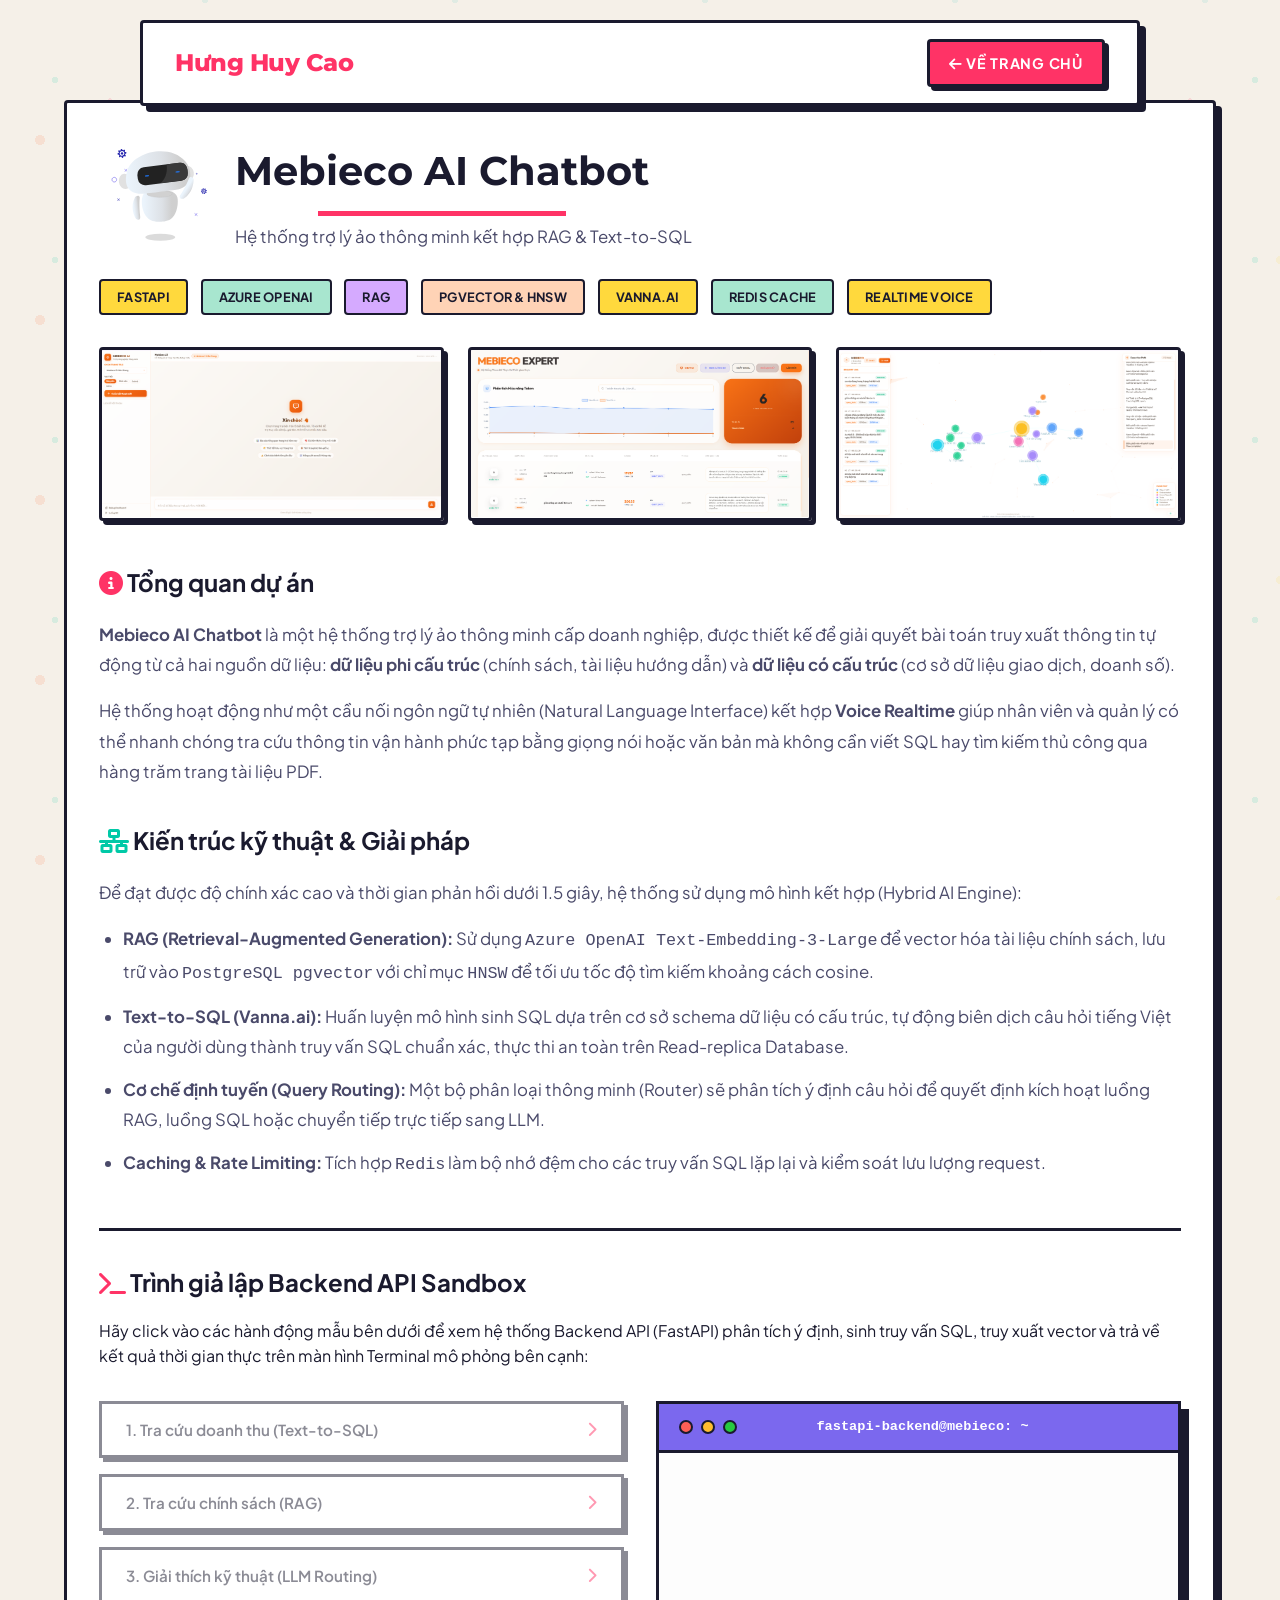
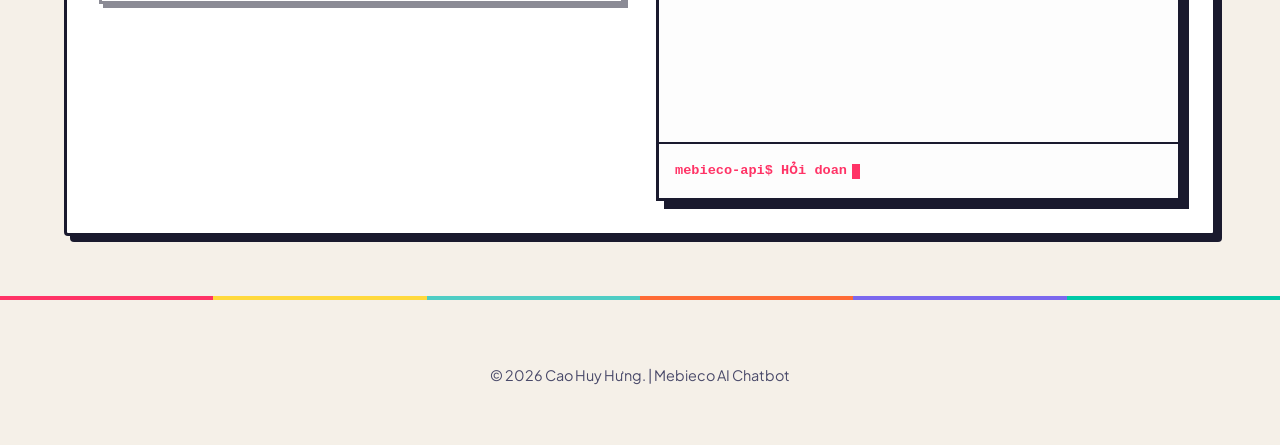
<file: projects/chatbot.html>
<!DOCTYPE html>
<html lang="vi">

<head>
    <meta charset="UTF-8">
    <meta name="viewport" content="width=device-width, initial-scale=1.0">
    <title>Mebieco AI Chatbot | Cao Huy Hưng Portfolio</title>
    <meta name="description" content="Trợ lý ảo thông minh kết hợp RAG & Text-to-SQL. Thiết kế và phát triển bởi Cao Huy Hưng.">

    <!-- Fonts -->
    <link rel="preconnect" href="https://fonts.googleapis.com">
    <link rel="preconnect" href="https://fonts.gstatic.com" crossorigin>
    <link href="https://fonts.googleapis.com/css2?family=Montserrat:wght@700;800;900&family=Plus+Jakarta+Sans:wght@400;500;600;700;800&display=swap" rel="stylesheet">

    <!-- Icons -->
    <link rel="stylesheet" href="https://cdnjs.cloudflare.com/ajax/libs/font-awesome/6.4.0/css/all.min.css">

    <!-- CSS -->
    <link rel="stylesheet" href="../assets/css/style.css">
</head>

<body>

    <!-- Navigation Header -->
    <nav>
        <a href="../index.html" class="logo">Hưng Huy Cao</a>
        <a href="../index.html#projects" class="btn btn-primary" style="padding: 0.6rem 1.2rem;">
            <i class="fa-solid fa-arrow-left"></i> Về trang chủ
        </a>
    </nav>

    <!-- Main Content -->
    <div class="container" style="margin-top: 100px; padding-bottom: 60px;">
        <div class="glass-card" style="position: relative; padding: 2rem;">
            
            <!-- Memphis Decor -->
            <div class="memphis-shape memphis-circle" style="top: -20px; right: -20px; background: var(--memphis-purple);"></div>
            <div class="memphis-shape memphis-triangle" style="bottom: -20px; left: -20px; transform: rotate(15deg); border-color: var(--memphis-orange);"></div>

            <!-- Header -->
            <div class="section-title" style="text-align: left; margin-bottom: 1.5rem; display: flex; align-items: center; gap: 1rem;">
                <img src="../assets/icons/Robot-Bot 3D.svg" alt="Chatbot Icon" width="120" style="flex-shrink: 0;">
                <div>
                    <h2 style="font-size: 2.5rem; margin-bottom: 0.5rem;">Mebieco AI Chatbot</h2>
                    <p>Hệ thống trợ lý ảo thông minh kết hợp RAG & Text-to-SQL</p>
                </div>
            </div>

            <!-- Tags -->
            <div class="project-tags" style="margin-bottom: 2rem; justify-content: flex-start;">
                <span>FastAPI</span>
                <span>Azure OpenAI</span>
                <span>RAG</span>
                <span>pgvector & HNSW</span>
                <span>Vanna.ai</span>
                <span>Redis Cache</span>
                <span style="background: var(--memphis-yellow);">Realtime Voice</span>
            </div>

            <!-- Image Gallery -->
            <div class="project-gallery grid-3" style="margin-bottom: 2.5rem; gap: 1.5rem;">
                <div class="gallery-item">
                    <img src="../assets/images/projects/chatbot/chatbot_ai.png" alt="Chatbot UI">
                </div>
                <div class="gallery-item">
                    <img src="../assets/images/projects/chatbot/dashboard_chatbot_ai.png" alt="Chatbot Dashboard">
                </div>
                <div class="gallery-item">
                    <img src="../assets/images/projects/chatbot/grapha_node_chatbot_ai.png" alt="Chatbot Architecture Node">
                </div>
            </div>

            <!-- Details -->
            <div class="content-text" style="font-size: 1.05rem; line-height: 1.8; color: var(--text-muted);">
                <h3 style="color: var(--text-main); font-size: 1.5rem; margin-bottom: 1rem;"><i class="fa-solid fa-circle-info" style="color: var(--primary);"></i> Tổng quan dự án</h3>
                <p style="margin-bottom: 1rem;">
                    <strong>Mebieco AI Chatbot</strong> là một hệ thống trợ lý ảo thông minh cấp doanh nghiệp, được thiết kế để giải quyết bài toán truy xuất thông tin tự động từ cả hai nguồn dữ liệu: 
                    <strong>dữ liệu phi cấu trúc</strong> (chính sách, tài liệu hướng dẫn) và 
                    <strong>dữ liệu có cấu trúc</strong> (cơ sở dữ liệu giao dịch, doanh số).
                </p>
                <p style="margin-bottom: 2rem;">
                    Hệ thống hoạt động như một cầu nối ngôn ngữ tự nhiên (Natural Language Interface) kết hợp <strong>Voice Realtime</strong> giúp nhân viên và quản lý có thể nhanh chóng tra cứu thông tin vận hành phức tạp bằng giọng nói hoặc văn bản mà không cần viết SQL hay tìm kiếm thủ công qua hàng trăm trang tài liệu PDF.
                </p>

                <h3 style="color: var(--text-main); font-size: 1.5rem; margin-bottom: 1rem;"><i class="fa-solid fa-network-wired" style="color: var(--secondary);"></i> Kiến trúc kỹ thuật & Giải pháp</h3>
                <p style="margin-bottom: 1rem;">
                    Để đạt được độ chính xác cao và thời gian phản hồi dưới 1.5 giây, hệ thống sử dụng mô hình kết hợp (Hybrid AI Engine):
                </p>
                <ul style="list-style-type: disc; padding-left: 1.5rem; margin-bottom: 1.5rem;">
                    <li style="margin-bottom: 0.8rem;">
                        <strong>RAG (Retrieval-Augmented Generation):</strong> Sử dụng <code>Azure OpenAI Text-Embedding-3-Large</code> để vector hóa tài liệu chính sách, lưu trữ vào <code>PostgreSQL pgvector</code> với chỉ mục <code>HNSW</code> để tối ưu tốc độ tìm kiếm khoảng cách cosine.
                    </li>
                    <li style="margin-bottom: 0.8rem;">
                        <strong>Text-to-SQL (Vanna.ai):</strong> Huấn luyện mô hình sinh SQL dựa trên cơ sở schema dữ liệu có cấu trúc, tự động biên dịch câu hỏi tiếng Việt của người dùng thành truy vấn SQL chuẩn xác, thực thi an toàn trên Read-replica Database.
                    </li>
                    <li style="margin-bottom: 0.8rem;">
                        <strong>Cơ chế định tuyến (Query Routing):</strong> Một bộ phân loại thông minh (Router) sẽ phân tích ý định câu hỏi để quyết định kích hoạt luồng RAG, luồng SQL hoặc chuyển tiếp trực tiếp sang LLM.
                    </li>
                    <li style="margin-bottom: 0.8rem;">
                        <strong>Caching & Rate Limiting:</strong> Tích hợp <code>Redis</code> làm bộ nhớ đệm cho các truy vấn SQL lặp lại và kiểm soát lưu lượng request.
                    </li>
                </ul>
            </div>
            <!-- Interactive Sandbox -->
            <div class="interactive-section" style="margin-top: 3rem; border-top: 3px solid var(--memphis-border); padding-top: 2rem;">
                <h3 style="color: var(--text-main); font-size: 1.5rem; margin-bottom: 1rem;"><i class="fa-solid fa-terminal" style="color: var(--primary);"></i> Trình giả lập Backend API Sandbox</h3>
                <p style="margin-bottom: 2rem;">
                    Hãy click vào các hành động mẫu bên dưới để xem hệ thống Backend API (FastAPI) phân tích ý định, sinh truy vấn SQL, truy xuất vector và trả về kết quả thời gian thực trên màn hình Terminal mô phỏng bên cạnh:
                </p>

                <div class="sandbox-grid" style="display: grid; grid-template-columns: 1fr 1fr; gap: 2rem;">
                    
                    <!-- Sandbox Triggers -->
                    <div class="interactive-triggers" style="display: flex; flex-direction: column; gap: 1rem;">
                        <button class="sandbox-btn" data-scenario="sales">
                            <span>1. Tra cứu doanh thu (Text-to-SQL)</span>
                            <i class="fa-solid fa-chevron-right"></i>
                        </button>
                        <button class="sandbox-btn" data-scenario="rag">
                            <span>2. Tra cứu chính sách (RAG)</span>
                            <i class="fa-solid fa-chevron-right"></i>
                        </button>
                        <button class="sandbox-btn" data-scenario="fallback">
                            <span>3. Giải thích kỹ thuật (LLM Routing)</span>
                            <i class="fa-solid fa-chevron-right"></i>
                        </button>
                    </div>

                    <!-- Terminal Window -->
                    <div class="terminal-column">
                        <div class="terminal">
                            <!-- Title Bar -->
                            <div class="terminal-header">
                                <div class="terminal-buttons">
                                    <span class="terminal-btn close"></span>
                                    <span class="terminal-btn minimize"></span>
                                    <span class="terminal-btn maximize"></span>
                                </div>
                                <div class="terminal-title">fastapi-backend@mebieco: ~</div>
                                <div style="width: 50px;"></div>
                            </div>
                            <!-- Output Body -->
                            <div class="terminal-body" id="terminal-body">
                            </div>
                            <!-- Prompt Input line -->
                            <div class="terminal-prompt-container">
                                <div class="terminal-prompt">
                                    <span class="prompt-arrow">mebieco-api$</span>
                                    <span id="prompt-input"></span>
                                    <span class="cursor"></span>
                                </div>
                            </div>
                        </div>
                    </div>
                </div>
            </div>
            
        </div>
    </div>

    <!-- Footer -->
    <footer>
        <div class="container">
            <p style="color: var(--text-muted); font-size: 0.9rem; text-align: center;">&copy; 2026 Cao Huy Hưng. | Mebieco AI Chatbot</p>
        </div>
    </footer>

    <style>
        .sandbox-grid {
            margin-top: 1.5rem;
        }
        @media (max-width: 900px) {
            .sandbox-grid {
                grid-template-columns: 1fr !important;
            }
        }
        .sandbox-btn {
            font-family: inherit;
            text-align: left;
            background: #fff;
            border: 3px solid var(--memphis-border);
            color: var(--text-main);
            padding: 1rem 1.5rem;
            cursor: pointer;
            font-size: 0.95rem;
            font-weight: 600;
            transition: all 0.2s ease;
            display: flex;
            justify-content: space-between;
            align-items: center;
            box-shadow: 4px 4px 0 var(--memphis-border);
        }
        .sandbox-btn:hover {
            transform: translate(-2px, -2px);
            box-shadow: 6px 6px 0 var(--primary);
            background: #fdfdfd;
        }
        .sandbox-btn i {
            color: var(--primary);
            transition: transform 0.3s ease;
        }
        .sandbox-btn:hover i {
            transform: translateX(5px);
        }
        
        .terminal-column {
            height: 400px;
            display: flex;
            flex-direction: column;
        }
        .terminal {
            background-color: #ffffff;
            border: 3px solid var(--memphis-border);
            flex-grow: 1;
            display: flex;
            flex-direction: column;
            overflow: hidden;
            box-shadow: 8px 8px 0 var(--memphis-border);
        }
        .terminal-header {
            background: var(--memphis-purple);
            padding: 0.75rem 1.25rem;
            border-bottom: 3px solid var(--memphis-border);
            display: flex;
            justify-content: space-between;
            align-items: center;
        }
        .terminal-buttons {
            display: flex;
            gap: 0.5rem;
        }
        .terminal-btn {
            width: 14px;
            height: 14px;
            border-radius: 50%;
            border: 2px solid var(--memphis-border);
        }
        .terminal-btn.close { background: #ff5f56; }
        .terminal-btn.minimize { background: #ffbd2e; }
        .terminal-btn.maximize { background: #27c93f; }
        .terminal-title {
            font-family: 'Fira Code', monospace;
            font-size: 0.85rem;
            color: #ffffff;
            font-weight: 700;
        }
        .terminal-body {
            flex-grow: 1;
            padding: 1rem;
            overflow-y: auto;
            font-family: 'Fira Code', monospace;
            font-size: 0.85rem;
            line-height: 1.6;
            color: #111111;
            background-color: #fdfdfd;
        }
        .terminal-body::-webkit-scrollbar { width: 8px; }
        .terminal-body::-webkit-scrollbar-track { background: #f1f1f1; border-left: 2px solid var(--memphis-border); }
        .terminal-body::-webkit-scrollbar-thumb { background: var(--memphis-border); }
        .terminal-prompt-container {
            padding: 0 1rem 1rem 1rem; 
            background-color: #fdfdfd; 
            font-family: 'Fira Code', monospace; 
            font-size: 0.85rem; 
            border-top: 2px solid var(--memphis-border);
        }
        .terminal-prompt {
            display: flex;
            align-items: center;
            color: var(--primary);
            margin-top: 1rem;
            font-weight: 600;
        }
        .prompt-arrow { margin-right: 0.5rem; }
        .cursor {
            display: inline-block;
            width: 8px;
            height: 15px;
            background: var(--primary);
            margin-left: 5px;
            animation: blink 1s infinite;
        }
        .log-line { margin-bottom: 0.5rem; opacity: 0; transform: translateY(5px); animation: fadeInUp 0.3s forwards ease-out; }
        .log-time { color: #888888; margin-right: 0.5rem; }
        .log-info { color: #0066cc; font-weight: 600; }
        .log-success { color: #00a86b; font-weight: 600; }
        .log-warning { color: #f39c12; font-weight: 600; }
        .log-error { color: #e74c3c; font-weight: 600; }
        .log-sql { color: #8e44ad; display: block; padding-left: 1rem; border-left: 3px solid #8e44ad; margin: 0.25rem 0; font-weight: 600; background: rgba(142, 68, 173, 0.05); padding: 0.5rem; border-radius: 4px; }
        .log-table { display: block; margin: 0.5rem 0; color: #333333; white-space: pre; font-size: 0.75rem; line-height: 1.4; background: #f5f5f5; padding: 0.5rem; border: 1px dashed #ccc; border-radius: 4px; }
        @keyframes blink { 50% { opacity: 0; } }
        @keyframes fadeInUp { to { opacity: 1; transform: translateY(0); } }
    </style>
    
    <script src="../assets/js/chatbot.js"></script>
</body>
</html>
</file>
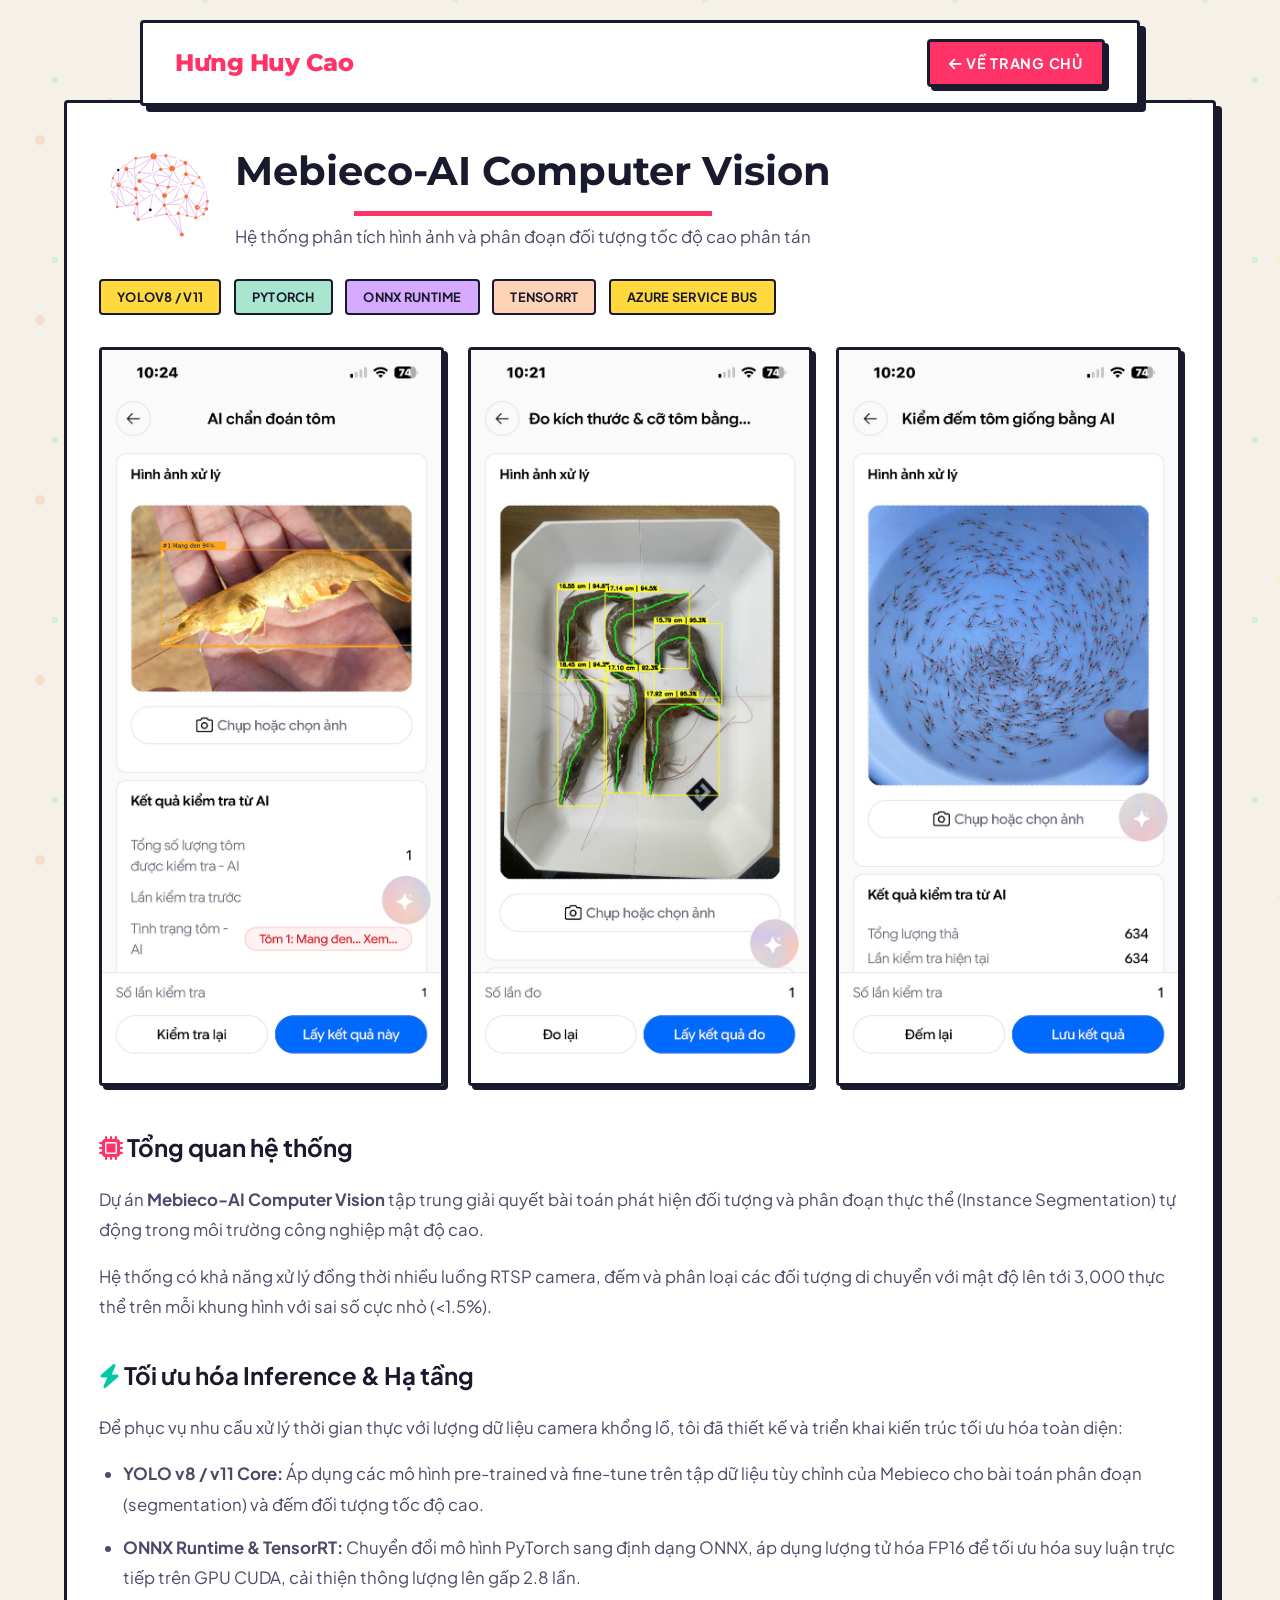
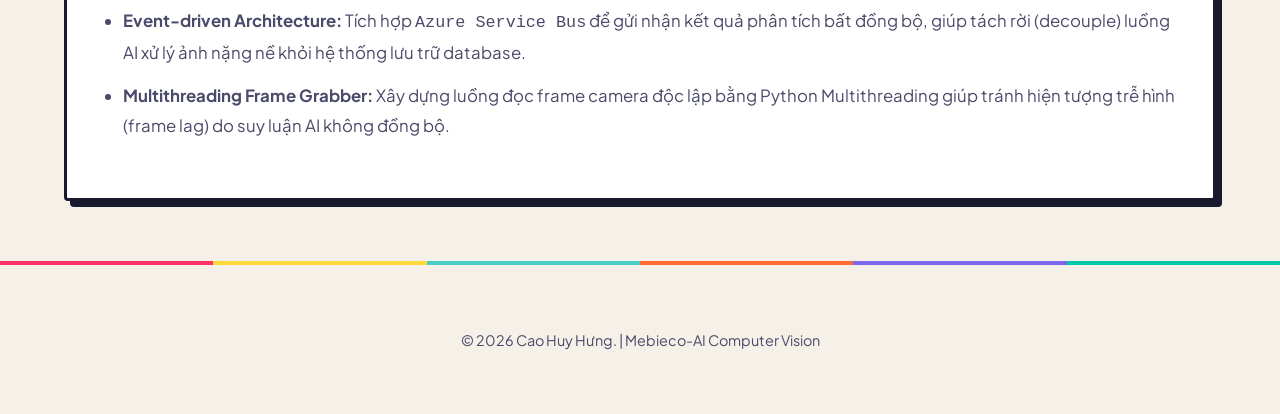
<file: projects/cv.html>
<!DOCTYPE html>
<html lang="vi">

<head>
    <meta charset="UTF-8">
    <meta name="viewport" content="width=device-width, initial-scale=1.0">
    <title>Mebieco-AI Computer Vision | Cao Huy Hưng Portfolio</title>
    <meta name="description" content="Hệ thống Computer Vision phân tán hiệu năng cao. Thiết kế và phát triển bởi Cao Huy Hưng.">

    <!-- Fonts -->
    <link rel="preconnect" href="https://fonts.googleapis.com">
    <link rel="preconnect" href="https://fonts.gstatic.com" crossorigin>
    <link href="https://fonts.googleapis.com/css2?family=Montserrat:wght@700;800;900&family=Plus+Jakarta+Sans:wght@400;500;600;700;800&display=swap" rel="stylesheet">

    <!-- Icons -->
    <link rel="stylesheet" href="https://cdnjs.cloudflare.com/ajax/libs/font-awesome/6.4.0/css/all.min.css">

    <!-- CSS -->
    <link rel="stylesheet" href="../assets/css/style.css">
</head>

<body>

    <!-- Navigation Header -->
    <nav>
        <a href="../index.html" class="logo">Hưng Huy Cao</a>
        <a href="../index.html#projects" class="btn btn-primary" style="padding: 0.6rem 1.2rem;">
            <i class="fa-solid fa-arrow-left"></i> Về trang chủ
        </a>
    </nav>

    <!-- Main Content -->
    <div class="container" style="margin-top: 100px; padding-bottom: 60px;">
        <div class="glass-card" style="position: relative; padding: 2rem;">
            
            <!-- Memphis Decor -->
            <div class="memphis-shape memphis-circle" style="top: -20px; right: -20px;"></div>
            <div class="memphis-shape memphis-triangle" style="bottom: -20px; left: -20px; transform: rotate(45deg);"></div>

            <!-- Header -->
            <div class="section-title" style="text-align: left; margin-bottom: 1.5rem; display: flex; align-items: center; gap: 1rem;">
                <img src="../assets/icons/Brain.svg" alt="Brain Icon" width="120" style="flex-shrink: 0;">
                <div>
                    <h2 style="font-size: 2.5rem; margin-bottom: 0.5rem;">Mebieco-AI Computer Vision</h2>
                    <p>Hệ thống phân tích hình ảnh và phân đoạn đối tượng tốc độ cao phân tán</p>
                </div>
            </div>

            <!-- Tags -->
            <div class="project-tags" style="margin-bottom: 2rem; justify-content: flex-start;">
                <span>YOLOv8 / v11</span>
                <span>PyTorch</span>
                <span>ONNX Runtime</span>
                <span>TensorRT</span>
                <span>Azure Service Bus</span>
            </div>

            <!-- Image Gallery -->
            <div class="project-gallery grid-3" style="margin-bottom: 2.5rem; gap: 1.5rem;">
                <div class="gallery-item">
                    <img src="../assets/images/projects/cv/cv-1.png" alt="CV Dashboard 1">
                </div>
                <div class="gallery-item">
                    <img src="../assets/images/projects/cv/cv-2.png" alt="CV Detail 2">
                </div>
                <div class="gallery-item">
                    <img src="../assets/images/projects/cv/cv-3.png" alt="CV Detail 3">
                </div>
            </div>

            <!-- Details -->
            <div class="content-text" style="font-size: 1.05rem; line-height: 1.8; color: var(--text-muted);">
                <h3 style="color: var(--text-main); font-size: 1.5rem; margin-bottom: 1rem;"><i class="fa-solid fa-microchip" style="color: var(--primary);"></i> Tổng quan hệ thống</h3>
                <p style="margin-bottom: 1rem;">
                    Dự án <strong>Mebieco-AI Computer Vision</strong> tập trung giải quyết bài toán phát hiện đối tượng và phân đoạn thực thể (Instance Segmentation) tự động trong môi trường công nghiệp mật độ cao.
                </p>
                <p style="margin-bottom: 2rem;">
                    Hệ thống có khả năng xử lý đồng thời nhiều luồng RTSP camera, đếm và phân loại các đối tượng di chuyển với mật độ lên tới 3,000 thực thể trên mỗi khung hình với sai số cực nhỏ (&lt;1.5%).
                </p>

                <h3 style="color: var(--text-main); font-size: 1.5rem; margin-bottom: 1rem;"><i class="fa-solid fa-bolt" style="color: var(--secondary);"></i> Tối ưu hóa Inference & Hạ tầng</h3>
                <p style="margin-bottom: 1rem;">
                    Để phục vụ nhu cầu xử lý thời gian thực với lượng dữ liệu camera khổng lồ, tôi đã thiết kế và triển khai kiến trúc tối ưu hóa toàn diện:
                </p>
                <ul style="list-style-type: disc; padding-left: 1.5rem; margin-bottom: 1.5rem;">
                    <li style="margin-bottom: 0.8rem;">
                        <strong>YOLO v8 / v11 Core:</strong> Áp dụng các mô hình pre-trained và fine-tune trên tập dữ liệu tùy chỉnh của Mebieco cho bài toán phân đoạn (segmentation) và đếm đối tượng tốc độ cao.
                    </li>
                    <li style="margin-bottom: 0.8rem;">
                        <strong>ONNX Runtime & TensorRT:</strong> Chuyển đổi mô hình PyTorch sang định dạng ONNX, áp dụng lượng tử hóa FP16 để tối ưu hóa suy luận trực tiếp trên GPU CUDA, cải thiện thông lượng lên gấp 2.8 lần.
                    </li>
                    <li style="margin-bottom: 0.8rem;">
                        <strong>Event-driven Architecture:</strong> Tích hợp <code>Azure Service Bus</code> để gửi nhận kết quả phân tích bất đồng bộ, giúp tách rời (decouple) luồng AI xử lý ảnh nặng nề khỏi hệ thống lưu trữ database.
                    </li>
                    <li style="margin-bottom: 0.8rem;">
                        <strong>Multithreading Frame Grabber:</strong> Xây dựng luồng đọc frame camera độc lập bằng Python Multithreading giúp tránh hiện tượng trễ hình (frame lag) do suy luận AI không đồng bộ.
                    </li>
                </ul>
            </div>
            
        </div>
    </div>

    <!-- Footer -->
    <footer>
        <div class="container">
            <p style="color: var(--text-muted); font-size: 0.9rem; text-align: center;">&copy; 2026 Cao Huy Hưng. | Mebieco-AI Computer Vision</p>
        </div>
    </footer>

</body>
</html>
</file>
<file: assets/css/style.css>
/* 
    Portfolio: Cao Huy Hưng
    Design System: Memphis Style — Bold, Geometric, Playful
*/

/* ===== MEMPHIS COLOR SYSTEM ===== */
:root {
    --bg-primary: #F5F0E8;
    --bg-secondary: #FFE6F0;
    --bg-card: #FFFFFF;
    --primary: #FF3366;
    --primary-gradient: linear-gradient(135deg, #FF3366, #FF6B35);
    --secondary: #00C9A7;
    --accent: #FFD93D;
    --text-main: #1A1A2E;
    --text-muted: #4A4A6A;
    --border-glass: rgba(26, 26, 46, 0.12);

    /* Memphis palette */
    --memphis-blue: #4ECDC4;
    --memphis-orange: #FF6B35;
    --memphis-purple: #7B68EE;
    --memphis-coral: #FF6F91;
    --memphis-yellow: #FFD93D;
    --memphis-pink: #FF3366;
    --memphis-green: #00C9A7;
    --memphis-border: #1A1A2E;

    --shadow-memphis: 6px 6px 0 var(--memphis-border);
    --shadow-memphis-lg: 8px 8px 0 var(--memphis-border);
    --shadow-memphis-color: 6px 6px 0 var(--primary);

    --font-main: 'Plus Jakarta Sans', -apple-system, BlinkMacSystemFont, sans-serif;
    --font-heading: 'Montserrat', sans-serif;
    --container-max: 1200px;
}

* {
    margin: 0;
    padding: 0;
    box-sizing: border-box;
}

html {
    scroll-padding-top: 80px;
}

section {
    scroll-margin-top: 0;
}

.project-card {
    scroll-margin-top: 2rem;
}

/* ===== BODY & MEMPHIS BACKGROUND ===== */
body {
    font-family: var(--font-main);
    background-color: var(--bg-primary);
    color: var(--text-main);
    line-height: 1.6;
    overflow-x: hidden;
    position: relative;
}

/* Memphis SVG pattern background — dots, triangles, zigzags */
body::before {
    content: '';
    position: fixed;
    top: 0;
    left: 0;
    width: 100%;
    height: 100%;
    z-index: 0;
    pointer-events: none;
    opacity: 0.12;
    background-image:
        /* Scattered dots */
        radial-gradient(circle 4px, var(--memphis-pink) 100%, transparent 100%),
        radial-gradient(circle 3px, var(--memphis-blue) 100%, transparent 100%),
        radial-gradient(circle 5px, var(--memphis-orange) 100%, transparent 100%),
        radial-gradient(circle 3px, var(--memphis-purple) 100%, transparent 100%),
        radial-gradient(circle 4px, var(--memphis-yellow) 100%, transparent 100%),
        radial-gradient(circle 3px, var(--memphis-green) 100%, transparent 100%),
        radial-gradient(circle 5px, var(--memphis-coral) 100%, transparent 100%),
        radial-gradient(circle 2px, var(--memphis-pink) 100%, transparent 100%);
    background-size:
        180px 200px,
        250px 300px,
        320px 180px,
        200px 250px,
        280px 320px,
        150px 180px,
        350px 220px,
        120px 140px;
    background-position:
        10px 20px,
        80px 150px,
        200px 50px,
        50px 280px,
        300px 100px,
        130px 350px,
        250px 250px,
        170px 30px;
}

/* ===== MEMPHIS FLOATING SHAPES LAYER ===== */
.memphis-bg {
    position: fixed;
    top: 0;
    left: 0;
    width: 100%;
    height: 100%;
    z-index: 0;
    pointer-events: none;
    overflow: hidden;
}

.memphis-shape {
    position: absolute;
    pointer-events: none;
    z-index: 0;
    opacity: 0.18;
}

.memphis-shape.triangle {
    width: 0;
    height: 0;
    border-left: 30px solid transparent;
    border-right: 30px solid transparent;
    border-bottom: 52px solid var(--memphis-pink);
    animation: memphis-float 18s ease-in-out infinite;
}

.memphis-shape.circle {
    width: 50px;
    height: 50px;
    border-radius: 50%;
    border: 4px solid var(--memphis-blue);
    animation: memphis-float 22s ease-in-out infinite reverse;
}

.memphis-shape.cross {
    width: 40px;
    height: 40px;
    position: absolute;
    animation: memphis-spin 20s linear infinite;
}

.memphis-shape.cross::before,
.memphis-shape.cross::after {
    content: '';
    position: absolute;
    background: var(--memphis-orange);
}

.memphis-shape.cross::before {
    width: 8px;
    height: 40px;
    left: 16px;
    top: 0;
}

.memphis-shape.cross::after {
    width: 40px;
    height: 8px;
    left: 0;
    top: 16px;
}

.memphis-shape.zigzag {
    width: 80px;
    height: 20px;
    background:
        linear-gradient(135deg, var(--memphis-purple) 25%, transparent 25%) -10px 0,
        linear-gradient(225deg, var(--memphis-purple) 25%, transparent 25%) -10px 0,
        linear-gradient(315deg, var(--memphis-purple) 25%, transparent 25%),
        linear-gradient(45deg, var(--memphis-purple) 25%, transparent 25%);
    background-size: 20px 20px;
    animation: memphis-drift 25s ease-in-out infinite;
}

.memphis-shape.dots-cluster {
    width: 60px;
    height: 60px;
    background-image: radial-gradient(circle 4px, var(--memphis-yellow) 100%, transparent 0);
    background-size: 15px 15px;
    animation: memphis-float 16s ease-in-out infinite;
}

.memphis-shape.square-outline {
    width: 35px;
    height: 35px;
    border: 4px solid var(--memphis-green);
    transform: rotate(15deg);
    animation: memphis-spin 30s linear infinite reverse;
}

.memphis-shape.semicircle {
    width: 50px;
    height: 25px;
    border-radius: 50px 50px 0 0;
    background: var(--memphis-coral);
    animation: memphis-float 20s ease-in-out infinite;
}

/* Memphis animations */
@keyframes memphis-float {

    0%,
    100% {
        transform: translateY(0) rotate(0deg);
    }

    25% {
        transform: translateY(-25px) rotate(5deg);
    }

    50% {
        transform: translateY(-10px) rotate(-3deg);
    }

    75% {
        transform: translateY(-30px) rotate(7deg);
    }
}

@keyframes memphis-spin {
    0% {
        transform: rotate(0deg);
    }

    100% {
        transform: rotate(360deg);
    }
}

@keyframes memphis-drift {

    0%,
    100% {
        transform: translateX(0) translateY(0);
    }

    33% {
        transform: translateX(15px) translateY(-20px);
    }

    66% {
        transform: translateX(-10px) translateY(-10px);
    }
}

/* ===== LAYOUT ===== */
.container {
    max-width: var(--container-max);
    margin: 0 auto;
    padding: 0 24px;
    position: relative;
    z-index: 1;
}

section {
    min-height: 100vh;
    padding: 3.5rem 0;
    display: flex;
    flex-direction: column;
    justify-content: center;
    position: relative;
    z-index: 1;
}

/* ===== MEMPHIS CARDS ===== */
.glass-card {
    background: var(--bg-card);
    border: 3px solid var(--memphis-border);
    border-radius: 4px;
    padding: 2.5rem;
    box-shadow: var(--shadow-memphis);
    transition: box-shadow 0.3s cubic-bezier(0.4, 0, 0.2, 1), background 0.3s cubic-bezier(0.4, 0, 0.2, 1), border-color 0.3s cubic-bezier(0.4, 0, 0.2, 1);
    position: relative;
}

.glass-card:hover {
    box-shadow: 10px 10px 0 var(--memphis-border);
    transform: translate(-2px, -2px);
}

/* ===== NAVIGATION ===== */
nav {
    position: fixed;
    top: 20px;
    left: 50%;
    transform: translateX(-50%);
    width: 90%;
    max-width: 1000px;
    z-index: 1000;
    padding: 1rem 2rem;
    border-radius: 4px;
    display: flex;
    justify-content: space-between;
    align-items: center;
    background: var(--bg-card);
    border: 3px solid var(--memphis-border);
    box-shadow: var(--shadow-memphis);
}

.logo {
    font-family: var(--font-heading);
    font-weight: 800;
    font-size: 1.5rem;
    color: var(--primary);
    text-decoration: none;
    letter-spacing: -0.02em;
}

.nav-links {
    display: flex;
    gap: 2rem;
}

.mobile-menu-btn {
    display: none;
    background: none;
    border: none;
    font-size: 1.5rem;
    cursor: pointer;
    color: var(--text-main);
}

.nav-links a {
    text-decoration: none;
    color: var(--text-main);
    font-weight: 600;
    transition: all 0.3s ease;
    font-size: 0.95rem;
    position: relative;
}

.nav-links a::after {
    content: '';
    position: absolute;
    bottom: -4px;
    left: 0;
    width: 0;
    height: 3px;
    background: var(--primary);
    transition: width 0.3s ease;
}

.nav-links a:hover {
    color: var(--primary);
}

.nav-links a:hover::after {
    width: 100%;
}

/* ===== HERO SECTION ===== */
.hero {
    min-height: 100vh;
    display: flex;
    align-items: center;
    justify-content: center;
    text-align: center;
    padding: 120px 0;
    position: relative;
    overflow: hidden;
}

/* Hero Memphis decorative shapes */
.hero::before {
    content: '';
    position: absolute;
    top: 15%;
    left: 5%;
    width: 80px;
    height: 80px;
    border: 5px solid var(--memphis-yellow);
    border-radius: 50%;
    animation: memphis-float 12s ease-in-out infinite;
    z-index: 0;
    opacity: 0.4;
}

.hero::after {
    content: '';
    position: absolute;
    bottom: 20%;
    right: 8%;
    width: 0;
    height: 0;
    border-left: 45px solid transparent;
    border-right: 45px solid transparent;
    border-bottom: 78px solid var(--memphis-coral);
    animation: memphis-float 15s ease-in-out infinite reverse;
    z-index: 0;
    opacity: 0.3;
}

.hero-content {
    max-width: 900px;
    position: relative;
    z-index: 2;
}

.avatar-container {
    position: relative;
    width: 240px;
    height: 240px;
    margin: 2rem auto 2rem;
    border-radius: 50%;
    overflow: hidden;
    border: 4px solid var(--memphis-border);
    box-shadow: 6px 6px 0 var(--primary);
    transition: all 0.4s ease;
}

.avatar-container:hover {
    box-shadow: 8px 8px 0 var(--memphis-blue);
    transform: translate(-2px, -2px);
}

.avatar-container img {
    width: 100%;
    height: 100%;
    object-fit: cover;
    transition: filter 0.5s ease;
}

.avatar-container:hover img {
    filter: none;
}

.hero-title-wrapper {
    position: relative;
    display: inline-block;
}

.hero-tag {
    color: var(--primary);
    text-transform: uppercase;
    letter-spacing: 0.2rem;
    font-size: 0.85rem;
    font-weight: 700;
    margin-bottom: 1.5rem;
    display: inline-block;
    background: var(--accent);
    padding: 0.4rem 1.2rem;
    border: 2px solid var(--memphis-border);
    box-shadow: 3px 3px 0 var(--memphis-border);
}

.hero h1 {
    font-family: var(--font-heading);
    font-size: clamp(3rem, 8vw, 6rem);
    font-weight: 800;
    line-height: 0.95;
    margin-bottom: 2rem;
    letter-spacing: -0.03em;
    color: var(--text-main);
}

.hero p {
    font-size: 1.25rem;
    color: var(--text-muted);
    max-width: 600px;
    margin: 0 auto 3rem;
    font-weight: 400;
}

.hero-btns {
    display: flex;
    gap: 1.5rem;
    justify-content: center;
}

/* ===== MEMPHIS BUTTONS ===== */
.btn {
    display: inline-block;
    padding: 1rem 2.2rem;
    border-radius: 4px;
    font-weight: 700;
    text-decoration: none;
    transition: background 0.2s ease, color 0.2s ease, border-color 0.2s ease, box-shadow 0.2s ease;
    font-size: 0.9rem;
    text-transform: uppercase;
    letter-spacing: 0.05em;
    cursor: pointer;
    border: 3px solid var(--memphis-border);
    position: relative;
}

.btn-primary {
    background: var(--primary);
    color: #ffffff;
    box-shadow: 4px 4px 0 var(--memphis-border);
}

.btn-primary:hover {
    box-shadow: 6px 6px 0 var(--memphis-border);
    transform: translate(-2px, -2px);
}

.btn-primary:active {
    box-shadow: 2px 2px 0 var(--memphis-border);
    transform: translate(1px, 1px);
}

.btn-secondary {
    background: var(--bg-card);
    color: var(--text-main);
    box-shadow: 4px 4px 0 var(--memphis-border);
}

.btn-secondary:hover {
    background: var(--accent);
    box-shadow: 6px 6px 0 var(--memphis-border);
    transform: translate(-2px, -2px);
}

.btn-secondary:active {
    box-shadow: 2px 2px 0 var(--memphis-border);
    transform: translate(1px, 1px);
}

/* ===== SECTIONS ===== */
.bg-mint {
    background-color: var(--bg-secondary);
}

.section-title {
    text-align: center;
    margin-bottom: 2.5rem;
}

.section-title h2 {
    font-family: var(--font-heading);
    font-size: 2.8rem;
    margin-bottom: 1rem;
    color: var(--text-main);
    display: inline-block;
    position: relative;
}

/* Underline decoration for section titles */
.section-title h2::after {
    content: '';
    display: block;
    width: 60%;
    height: 5px;
    background: var(--primary);
    margin: 0.5rem auto 0;
    border-radius: 0;
}

.section-title p {
    color: var(--text-muted);
    max-width: 600px;
    margin: 0 auto;
    font-size: 1.05rem;
}

/* ===== ABOUT SECTION ===== */
.about-grid {
    display: grid;
    grid-template-columns: 1.2fr 1fr;
    gap: 4rem;
    align-items: center;
}

.about-text {
    font-size: 1.1rem;
    color: var(--text-muted);
    margin-bottom: 1.2rem;
    line-height: 1.8;
}

.about-highlights {
    display: flex;
    flex-wrap: wrap;
    gap: 1rem;
    margin-top: 2rem;
}

.highlight-badge {
    display: inline-flex;
    align-items: center;
    gap: 0.5rem;
    padding: 0.6rem 1.2rem;
    border-radius: 4px;
    font-size: 0.9rem;
    font-weight: 700;
    border: 3px solid var(--memphis-border);
    background: #fff;
    box-shadow: 4px 4px 0 var(--memphis-border);
    transition: all 0.3s ease;
    color: var(--text-main);
}

.highlight-badge:nth-child(1) {
    box-shadow: 4px 4px 0 var(--memphis-yellow);
}

.highlight-badge:nth-child(2) {
    box-shadow: 4px 4px 0 var(--memphis-blue);
}

.highlight-badge:nth-child(3) {
    box-shadow: 4px 4px 0 var(--memphis-pink);
}

.highlight-badge:hover {
    transform: translate(-3px, -3px);
    box-shadow: 7px 7px 0 var(--primary);
}

.about-image-wrapper {
    position: relative;
    padding: 1rem;
}

.about-image-frame {
    position: relative;
    z-index: 2;
    border: 4px solid var(--memphis-border);
    border-radius: 8px;
    background: var(--bg-card);
    padding: 15px;
    box-shadow: 12px 12px 0 var(--memphis-purple);
    transform: rotate(2deg);
    transition: all 0.4s cubic-bezier(0.175, 0.885, 0.32, 1.275);
}

.about-image-frame:hover {
    transform: rotate(0deg) scale(1.02);
    box-shadow: 8px 8px 0 var(--memphis-orange);
}

.about-image-frame img {
    width: 100%;
    height: auto;
    border-radius: 4px;
    border: 2px solid var(--memphis-border);
    display: block;
    aspect-ratio: 1/1;
    object-fit: cover;
}

.memphis-decor {
    position: absolute;
    z-index: -1;
}

.memphis-decor-1 {
    width: 60px;
    height: 60px;
    border-radius: 50%;
    background: var(--memphis-yellow);
    top: -20px;
    left: -20px;
    border: 3px solid var(--memphis-border);
}

.memphis-decor-2 {
    width: 0;
    height: 0;
    border-left: 30px solid transparent;
    border-right: 30px solid transparent;
    border-bottom: 52px solid var(--memphis-pink);
    bottom: -15px;
    right: -25px;
    transform: rotate(15deg);
}

.memphis-decor-3 {
    width: 40px;
    height: 40px;
    border: 3px solid var(--memphis-blue);
    background: transparent;
    top: 50%;
    right: -30px;
    transform: rotate(45deg);
}

/* ===== SKILLS BENTO GRID ===== */
#skills {
    padding-top: 60px;
    padding-bottom: 40px;
}

.skills-grid {
    display: grid;
    grid-template-columns: repeat(4, 1fr);
    gap: 1.2rem;
}

.skill-category {
    padding: 1.5rem;
    position: relative;
    overflow: hidden;
    display: flex;
    flex-direction: column;
    justify-content: flex-start;
}

/* Bento grid spans */
@media (min-width: 992px) {
    .skill-category.span-2 {
        grid-column: span 2;
    }

    .skill-category.span-3 {
        grid-column: span 3;
    }

    .skill-category.row-span-2 {
        grid-row: span 2;
    }
}

@media (max-width: 991px) and (min-width: 768px) {
    .skills-grid {
        grid-template-columns: repeat(2, 1fr);
    }

    .skill-category.span-2,
    .skill-category.span-3 {
        grid-column: span 2;
    }
}

@media (max-width: 767px) {
    .skills-grid {
        grid-template-columns: 1fr;
    }

    .skill-category.span-2,
    .skill-category.span-3,
    .skill-category.row-span-2 {
        grid-column: span 1;
        grid-row: span 1;
    }
}

/* Alternating colored top-borders for Memphis feel */
.skill-category:nth-child(1) {
    border-top: 6px solid var(--memphis-pink);
}

.skill-category:nth-child(2) {
    border-top: 6px solid var(--memphis-purple);
}

.skill-category:nth-child(3) {
    border-top: 6px solid var(--memphis-blue);
}

.skill-category:nth-child(4) {
    border-top: 6px solid var(--memphis-orange);
}

.skill-category:nth-child(5) {
    border-top: 6px solid var(--memphis-green);
}

.skill-category:nth-child(6) {
    border-top: 6px solid var(--memphis-yellow);
}

.skill-category:nth-child(7) {
    border-top: 6px solid var(--memphis-coral);
}

.skill-category h3 {
    font-family: var(--font-heading);
    font-size: 1.15rem;
    font-weight: 800;
    margin-bottom: 1rem;
    display: flex;
    align-items: center;
    gap: 0.75rem;
    color: var(--text-main);
}

.skill-category h3 i {
    font-size: 1.35rem;
}

.skill-list {
    display: flex;
    flex-wrap: wrap;
    gap: 0.5rem;
}

.skill-item {
    display: inline-flex;
    align-items: center;
    padding: 0.4rem 0.8rem;
    border-radius: 4px;
    font-size: 0.8rem;
    font-weight: 700;
    border: 2px solid var(--memphis-border);
    box-shadow: 3px 3px 0 var(--memphis-border);
    transition: all 0.2s cubic-bezier(0.175, 0.885, 0.32, 1.275);
    cursor: pointer;
    color: var(--text-main);
}

.skill-item i {
    margin-right: 0.5rem;
    font-size: 1rem;
    transition: transform 0.3s ease;
}

.skill-item:hover i {
    transform: scale(1.2) rotate(5deg);
}

/* Colorful skill items */
.skill-item:nth-child(6n+1) {
    background: #FFEAA7;
}

.skill-item:nth-child(6n+2) {
    background: #DFE6E9;
}

.skill-item:nth-child(6n+3) {
    background: #A8E6CF;
}

.skill-item:nth-child(6n+4) {
    background: #FFD3B6;
}

.skill-item:nth-child(6n+5) {
    background: #D5AAFF;
}

.skill-item:nth-child(6n+6) {
    background: #B5EAD7;
}

.skill-item:hover {
    box-shadow: 5px 5px 0 var(--memphis-border);
    transform: translate(-2px, -2px);
}

/* ===== EXPERIENCE TIMELINE ===== */
.timeline {
    position: relative;
    max-width: 800px;
    margin: 0 auto;
}

.timeline-item {
    padding-bottom: 1.6rem;
    position: relative;
    padding-left: 2.5rem;
    border-left: 4px solid var(--memphis-border);
}

.timeline-item:nth-child(odd) {
    border-left-style: dashed;
}

.timeline-item:last-child {
    border-left: none;
    padding-bottom: 0;
}

.timeline-dot {
    position: absolute;
    left: -14px;
    top: 0;
    width: 24px;
    height: 24px;
    border: 4px solid var(--memphis-border);
    border-radius: 50%;
    z-index: 2;
}

.timeline-item:nth-child(1) .timeline-dot {
    background: var(--memphis-pink);
}

.timeline-item:nth-child(2) .timeline-dot {
    background: var(--memphis-blue);
}

.timeline-item:nth-child(3) .timeline-dot {
    background: var(--memphis-orange);
}

.timeline-item:nth-child(4) .timeline-dot {
    background: var(--memphis-yellow);
}

.timeline-content {
    background: var(--bg-card);
    border: 3px solid var(--memphis-border);
    border-radius: 4px;
    padding: 1.2rem 1.6rem;
    box-shadow: var(--shadow-memphis);
    transition: box-shadow 0.3s ease, background 0.3s ease, border-color 0.3s ease;
}

.timeline-content:hover {
    box-shadow: 10px 10px 0 var(--memphis-border);
    transform: translate(-2px, -2px);
}

.timeline-content h3 {
    font-family: var(--font-heading);
    font-size: 1.25rem;
    margin-bottom: 0.2rem;
    color: var(--text-main);
}

.timeline-company {
    color: var(--primary);
    font-weight: 700;
    font-size: 0.95rem;
    margin-bottom: 0.4rem;
}

.timeline-date {
    font-size: 0.8rem;
    color: var(--text-muted);
    margin-bottom: 0.6rem;
    display: inline-block;
    background: var(--accent);
    padding: 0.15rem 0.6rem;
    border: 2px solid var(--memphis-border);
    font-weight: 600;
    border-radius: 4px;
}

.timeline-desc {
    color: var(--text-muted);
}

.timeline-desc p {
    font-size: 0.85rem;
    line-height: 1.4;
    margin-bottom: 0.4rem;
}

.timeline-desc ul {
    list-style: none;
    margin-top: 0.5rem;
}

.timeline-desc li {
    margin-bottom: 0.35rem;
    font-size: 0.82rem;
    line-height: 1.4;
    display: flex;
    gap: 0.5rem;
    align-items: flex-start;
}

.timeline-desc li::before {
    content: "▲";
    color: var(--primary);
    font-size: 0.55rem;
    margin-top: 0.3rem;
    flex-shrink: 0;
}

/* ===== PROJECT CARDS ===== */
.project-card {
    background: var(--bg-card);
    border: 3px solid var(--memphis-border);
    border-radius: 4px;
    padding: 3rem;
    box-shadow: var(--shadow-memphis-lg);
    margin-bottom: 3rem;
    transition: box-shadow 0.3s ease, background 0.3s ease, border-color 0.3s ease;
    position: relative;
    overflow: hidden;
}

/* Memphis corner decoration */
.project-card::before {
    content: '';
    position: absolute;
    top: 0;
    right: 0;
    width: 60px;
    height: 60px;
    border-bottom: 4px solid var(--memphis-border);
    border-left: 4px solid var(--memphis-border);
}

.project-card:nth-child(1)::before {
    background: var(--memphis-yellow);
}

.project-card:nth-child(2)::before {
    background: var(--memphis-blue);
}

.project-card:nth-child(3)::before {
    background: var(--memphis-coral);
}

.project-card:hover {
    box-shadow: 12px 12px 0 var(--memphis-border);
    transform: translate(-3px, -3px);
}

@media (min-width: 992px) {
    .project-card {
        display: grid;
        grid-template-columns: 1fr 1fr;
        gap: 3rem;
        align-items: center;
    }

    .project-card>*:only-child {
        grid-column: 1 / -1;
    }

    .project-header {
        margin-bottom: 0 !important;
    }
}

.project-header {
    margin-bottom: 2rem;
}

.project-title {
    font-size: 2rem;
    font-weight: 800;
    margin-bottom: 1rem;
    color: var(--text-main);
    font-family: var(--font-heading);
}

.project-tags {
    display: flex;
    gap: 0.8rem;
    flex-wrap: wrap;
    margin-bottom: 1.5rem;
}

.project-tags span {
    padding: 0.35rem 1rem;
    border-radius: 4px;
    font-size: 0.8rem;
    font-weight: 700;
    border: 2px solid var(--memphis-border);
    text-transform: uppercase;
    letter-spacing: 0.02em;
    color: var(--text-main);
}

.project-tags span:nth-child(4n+1) {
    background: var(--memphis-yellow);
}

.project-tags span:nth-child(4n+2) {
    background: #A8E6CF;
}

.project-tags span:nth-child(4n+3) {
    background: #D5AAFF;
}

.project-tags span:nth-child(4n+4) {
    background: #FFD3B6;
}

.project-description {
    font-size: 1.1rem;
    color: var(--text-muted);
    line-height: 1.7;
    margin-bottom: 2rem;
}

.project-gallery {
    display: grid;
    gap: 1.5rem;
}

.project-gallery.grid-1 {
    grid-template-columns: 1fr;
}

.project-gallery.grid-2 {
    grid-template-columns: repeat(auto-fit, minmax(300px, 1fr));
}

.project-gallery.grid-3 {
    grid-template-columns: repeat(auto-fit, minmax(200px, 1fr));
}

.gallery-item {
    border-radius: 4px;
    overflow: hidden;
    border: 3px solid var(--memphis-border);
    box-shadow: 4px 4px 0 var(--memphis-border);
    transition: all 0.3s ease;
}

.gallery-item:hover {
    box-shadow: 8px 8px 0 var(--memphis-border);
    transform: translate(-2px, -2px);
}

.gallery-item img {
    width: 100%;
    height: auto;
    display: block;
    transition: transform 0.6s cubic-bezier(0.2, 0.8, 0.2, 1);
    cursor: pointer;
}

.gallery-item:hover img {
    transform: scale(1.03);
}

/* Unique Memphis Collage for CV Project (Full images, no cropping) */
.cv-collage {
    display: flex;
    justify-content: center;
    align-items: center;
    padding: 2rem 0;
}

.cv-collage .gallery-item {
    width: 35%;
    border: 4px solid var(--text-dark);
    transition: all 0.5s cubic-bezier(0.34, 1.56, 0.64, 1);
    position: relative;
    cursor: pointer;
    margin: 0 -4%;
    background: #fff;
}

.cv-collage .gallery-item img {
    width: 100%;
    height: auto;
    display: block;
}

.cv-collage .gallery-item:nth-child(1) {
    transform: rotate(-4deg) translateY(15px);
    box-shadow: 8px 8px 0 var(--memphis-blue);
    z-index: 2;
}

.cv-collage .gallery-item:nth-child(2) {
    transform: rotate(2deg) translateY(-15px);
    box-shadow: 8px 8px 0 var(--memphis-pink);
    z-index: 3;
}

.cv-collage .gallery-item:nth-child(3) {
    transform: rotate(-3deg) translateY(5px);
    box-shadow: 8px 8px 0 var(--memphis-yellow);
    z-index: 1;
}

.cv-collage .gallery-item:hover {
    transform: scale(1.15) rotate(0deg) translateY(-20px);
    z-index: 10 !important;
    box-shadow: 12px 12px 0 var(--primary);
}

/* Unique Memphis Zig-Zag Stack for Chatbot Project (Vertical stack, compact & large) */
.chatbot-stack {
    display: flex;
    flex-direction: column;
    align-items: center;
    justify-content: center;
    padding: 0;
    height: 100%;
}

.chatbot-stack .gallery-item {
    width: 90%;
    max-width: 330px;
    border: 4px solid var(--text-dark);
    transition: all 0.4s ease;
    cursor: pointer;
    background: #fff;
    position: relative;
}

.chatbot-stack .gallery-item img {
    width: 100%;
    height: auto;
    display: block;
}

.chatbot-stack .gallery-item:nth-child(1) {
    transform: rotate(-3deg);
    box-shadow: 6px 6px 0 var(--memphis-yellow);
    z-index: 1;
}

.chatbot-stack .gallery-item:nth-child(2) {
    transform: rotate(2deg);
    box-shadow: -6px 6px 0 var(--memphis-pink);
    margin-top: -12%;
    z-index: 2;
}

.chatbot-stack .gallery-item:nth-child(3) {
    transform: rotate(-1deg);
    box-shadow: 6px 6px 0 var(--memphis-blue);
    margin-top: -12%;
    z-index: 3;
}

.chatbot-stack .gallery-item:hover {
    transform: scale(1.06) rotate(0deg) translateY(-10px);
    z-index: 10 !important;
    box-shadow: 12px 12px 0 var(--primary) !important;
}

/* Unique Memphis Collage for Camera AI Project (Vertical stack, 2 images) */
.camera-collage {
    display: flex;
    flex-direction: column;
    align-items: center;
    justify-content: center;
    padding: 0;
    height: 100%;
}

.camera-collage .gallery-item {
    width: 90%;
    max-width: 330px;
    border: 4px solid var(--memphis-border);
    transition: all 0.5s cubic-bezier(0.34, 1.56, 0.64, 1);
    position: relative;
    cursor: pointer;
    background: #fff;
}

.camera-collage .gallery-item img {
    width: 100%;
    height: auto;
    display: block;
}

.camera-collage .gallery-item:nth-child(1) {
    transform: rotate(-3deg);
    box-shadow: 6px 6px 0 var(--memphis-orange);
    z-index: 2;
}

.camera-collage .gallery-item:nth-child(2) {
    transform: rotate(3deg);
    box-shadow: 6px 6px 0 var(--memphis-green);
    margin-top: -12%;
    z-index: 1;
}

.camera-collage .gallery-item:hover {
    transform: scale(1.06) rotate(0deg) translateY(-10px);
    z-index: 10 !important;
    box-shadow: 12px 12px 0 var(--primary);
}

/* Memphis project media container (side-by-side video and images) */
.project-media-container {
    display: grid;
    grid-template-columns: 1.2fr 1fr;
    gap: 1.5rem;
    margin-top: 2rem;
}

.video-wrapper {
    border: 3px solid var(--memphis-border);
    border-radius: 4px;
    box-shadow: 6px 6px 0 var(--memphis-border);
    overflow: hidden;
    background: #000;
    aspect-ratio: 16/9;
    display: flex;
    align-items: center;
    position: relative;
    transition: all 0.3s ease;
}

.video-wrapper:hover {
    box-shadow: 8px 8px 0 var(--memphis-border);
    transform: translate(-2px, -2px);
}

.video-wrapper video {
    width: 100%;
    height: 100%;
    object-fit: contain;
    display: block;
}

@media (max-width: 991px) {
    .project-media-container {
        grid-template-columns: 1fr;
    }
}

/* ===== LIGHTBOX ===== */
.lightbox {
    display: none;
    position: fixed;
    z-index: 9999;
    padding-top: 50px;
    left: 0;
    top: 0;
    width: 100%;
    height: 100%;
    background-color: rgba(26, 26, 46, 0.92);
    backdrop-filter: blur(10px);
}

.lightbox-content {
    margin: auto;
    display: block;
    max-width: 90%;
    max-height: 90vh;
    border-radius: 4px;
    border: 4px solid var(--bg-card);
    box-shadow: 0 0 60px rgba(255, 51, 102, 0.3);
    animation: zoomIn 0.3s ease;
    object-fit: contain;
}

.lightbox-close {
    position: absolute;
    top: 15px;
    right: 35px;
    color: #f1f1f1;
    font-size: 40px;
    font-weight: bold;
    cursor: pointer;
    transition: 0.3s;
}

.lightbox-close:hover {
    color: var(--primary);
}

@keyframes zoomIn {
    from {
        transform: scale(0.8);
        opacity: 0;
    }

    to {
        transform: scale(1);
        opacity: 1;
    }
}

/* ===== CONTACT ===== */
.contact-container {
    display: grid;
    grid-template-columns: 1fr 1.5fr;
    gap: 3rem;
}

.contact-info {
    display: flex;
    flex-direction: column;
    gap: 2rem;
}

.contact-method {
    display: flex;
    align-items: center;
    gap: 1.5rem;
}

.contact-icon {
    width: 55px;
    height: 55px;
    border-radius: 4px;
    border: 3px solid var(--memphis-border);
    display: flex;
    align-items: center;
    justify-content: center;
    font-size: 1.3rem;
    box-shadow: 3px 3px 0 var(--memphis-border);
    transition: all 0.3s ease;
    color: var(--text-main);
}

.contact-method:nth-child(1) .contact-icon {
    background: var(--memphis-yellow);
}

.contact-method:nth-child(2) .contact-icon {
    background: var(--memphis-blue);
}

.contact-method:nth-child(3) .contact-icon {
    background: var(--memphis-coral);
}

.contact-icon:hover {
    box-shadow: 5px 5px 0 var(--memphis-border);
    transform: translate(-2px, -2px);
}

.contact-form {
    display: flex;
    flex-direction: column;
    gap: 1.5rem;
}

.form-group {
    display: flex;
    flex-direction: column;
    gap: 0.5rem;
}

.form-group label {
    font-size: 0.9rem;
    font-weight: 700;
    color: var(--text-main);
    text-transform: uppercase;
    letter-spacing: 0.03em;
}

.form-group input,
.form-group textarea {
    padding: 1rem;
    border-radius: 4px;
    border: 3px solid var(--memphis-border);
    background: var(--bg-card);
    outline: none;
    transition: all 0.3s ease;
    font-family: var(--font-main);
    font-size: 1rem;
    color: var(--text-main);
    box-shadow: 3px 3px 0 var(--memphis-border);
}

.form-group input:focus,
.form-group textarea:focus {
    box-shadow: 5px 5px 0 var(--primary);
    border-color: var(--primary);
}

.form-group input::placeholder,
.form-group textarea::placeholder {
    color: var(--text-muted);
    opacity: 0.6;
}

/* ===== FOOTER ===== */
footer {
    padding: 4rem 0;
    text-align: center;
    border-top: 4px solid var(--memphis-border);
    position: relative;
    z-index: 1;
    background: var(--bg-primary);
}

/* Memphis geometric separator */
footer::before {
    content: '';
    position: absolute;
    top: -4px;
    left: 0;
    width: 100%;
    height: 4px;
    background: repeating-linear-gradient(90deg,
            var(--memphis-pink) 0,
            var(--memphis-pink) 16.66%,
            var(--memphis-yellow) 16.66%,
            var(--memphis-yellow) 33.33%,
            var(--memphis-blue) 33.33%,
            var(--memphis-blue) 50%,
            var(--memphis-orange) 50%,
            var(--memphis-orange) 66.66%,
            var(--memphis-purple) 66.66%,
            var(--memphis-purple) 83.33%,
            var(--memphis-green) 83.33%,
            var(--memphis-green) 100%);
}

.footer-socials {
    display: flex;
    justify-content: center;
    gap: 1.5rem;
    margin-bottom: 2rem;
}

.footer-socials a {
    width: 50px;
    height: 50px;
    display: flex;
    align-items: center;
    justify-content: center;
    border: 3px solid var(--memphis-border);
    border-radius: 4px;
    color: var(--text-main);
    font-size: 1.3rem;
    text-decoration: none;
    box-shadow: 3px 3px 0 var(--memphis-border);
    transition: all 0.2s ease;
}

.footer-socials a:nth-child(1) {
    background: #3B5998;
    color: white;
}

/* FB blue */
.footer-socials a:nth-child(2) {
    background: #333333;
    color: white;
}

/* Github black */
.footer-socials a:nth-child(3) {
    background: #0077B5;
    color: white;
}

/* LinkedIn blue */
.footer-socials a:nth-child(4) {
    background: #000000;
    color: white;
}

/* TikTok black */

.footer-socials a:hover {
    box-shadow: 5px 5px 0 var(--memphis-border);
    transform: translate(-2px, -2px);
    opacity: 0.9;
}

/* ===== SECTION DECORATIONS ===== */
/* Skills section decoration */
#skills::before {
    content: '';
    position: absolute;
    top: 60px;
    right: 40px;
    width: 50px;
    height: 50px;
    border: 4px solid var(--memphis-orange);
    transform: rotate(45deg);
    opacity: 0.35;
    animation: memphis-spin 25s linear infinite;
    z-index: 0;
}

#skills::after {
    content: '';
    position: absolute;
    bottom: 80px;
    left: 30px;
    width: 60px;
    height: 60px;
    border-radius: 50%;
    background: var(--memphis-yellow);
    opacity: 0.2;
    animation: memphis-float 18s ease-in-out infinite;
    z-index: 0;
}

/* Experience section decoration */
#experience::before {
    content: '';
    position: absolute;
    top: 50px;
    left: 50px;
    width: 0;
    height: 0;
    border-left: 35px solid transparent;
    border-right: 35px solid transparent;
    border-bottom: 60px solid var(--memphis-green);
    opacity: 0.25;
    animation: memphis-float 20s ease-in-out infinite reverse;
    z-index: 0;
}

/* Projects section decoration */
#projects::before {
    content: '';
    position: absolute;
    top: 80px;
    right: 60px;
    width: 40px;
    height: 40px;
    background: var(--memphis-coral);
    opacity: 0.3;
    animation: memphis-spin 22s linear infinite;
    z-index: 0;
}

#projects::after {
    content: '';
    position: absolute;
    bottom: 100px;
    left: 40px;
    width: 70px;
    height: 70px;
    border: 5px solid var(--memphis-purple);
    border-radius: 50%;
    opacity: 0.2;
    animation: memphis-float 15s ease-in-out infinite;
    z-index: 0;
}

/* Contact section decoration */
#contact .glass-card {
    position: relative;
    overflow: visible;
}

#contact .glass-card::before {
    content: '';
    position: absolute;
    top: -15px;
    right: -15px;
    width: 40px;
    height: 40px;
    background: var(--memphis-yellow);
    border: 3px solid var(--memphis-border);
    z-index: -1;
}

#contact .glass-card::after {
    content: '';
    position: absolute;
    bottom: -12px;
    left: -12px;
    width: 35px;
    height: 35px;
    border-radius: 50%;
    background: var(--memphis-blue);
    border: 3px solid var(--memphis-border);
    z-index: -1;
}

/* ===== RESPONSIVE ===== */
@media (max-width: 768px) {
    .hero h1 {
        font-size: 2.5rem;
    }

    .avatar-container {
        width: 180px;
        height: 180px;
    }

    #about .glass-card {
        padding: 1.25rem;
    }

    .about-grid {
        grid-template-columns: 1fr;
        gap: 1.25rem;
    }

    .about-text {
        font-size: 0.95rem;
        line-height: 1.5;
        margin-bottom: 0.8rem;
    }

    .about-highlights {
        margin-top: 1rem;
        gap: 0.5rem;
    }

    .highlight-badge {
        font-size: 0.8rem;
        padding: 0.4rem 0.8rem;
    }

    .about-image-frame {
        max-width: 160px;
        margin: 0 auto;
        padding: 8px;
    }

    .about-image-frame .memphis-decor-1 {
        width: 30px;
        height: 30px;
        top: -10px;
        left: -10px;
    }

    .about-image-frame .memphis-decor-2 {
        border-left-width: 15px;
        border-right-width: 15px;
        border-bottom-width: 25px;
        bottom: -5px;
        right: -10px;
    }

    .about-image-frame .memphis-decor-3 {
        width: 20px;
        height: 20px;
        right: -15px;
    }

    .mobile-menu-btn {
        display: block;
    }

    .nav-links {
        display: none;
        position: absolute;
        top: 100%;
        left: 0;
        width: 100%;
        background: var(--bg-card);
        flex-direction: column;
        padding: 1.5rem 0;
        border: 3px solid var(--memphis-border);
        box-shadow: var(--shadow-memphis);
        border-radius: 4px;
        gap: 1.5rem;
        text-align: center;
        margin-top: 15px;
    }

    .nav-links.active {
        display: flex;
    }

    #robot-animation {
        right: auto !important;
        left: 0 !important;
        top: -45px !important;
        width: 65px !important;
        height: 65px !important;
        transform: translateX(-30%) rotate(-10deg) !important;
        margin: 0 !important;
    }

    #cat-animation {
        top: -55px !important;
        right: 0 !important;
        left: 0 !important;
        margin: 0 auto !important;
        width: 65px !important;
        height: 65px !important;
    }

    #dog-animation {
        top: 10px !important;
        bottom: auto !important;
        right: 0 !important;
        width: 75px !important;
        height: 75px !important;
    }

    #contact {
        padding: 40px 0 30px;
    }

    #contact .section-title {
        margin-bottom: 1.5rem;
    }

    #contact .glass-card {
        padding: 1rem;
    }

    .contact-container {
        grid-template-columns: 1fr;
        gap: 1.5rem;
    }

    .contact-info {
        gap: 1rem;
    }

    .contact-icon {
        width: 35px;
        height: 35px;
        font-size: 0.9rem;
    }

    .contact-method {
        gap: 0.8rem;
    }

    .contact-method h4 {
        font-size: 0.8rem !important;
    }

    .contact-method p {
        font-size: 0.9rem !important;
    }

    .contact-form {
        gap: 1rem;
    }

    .form-group {
        margin-bottom: 0.5rem;
    }

    .form-group input,
    .form-group textarea {
        padding: 0.6rem;
        font-size: 0.9rem;
    }

    .form-group textarea {
        height: 80px;
    }

    .contact-form .btn-primary {
        padding: 0.8rem;
        font-size: 0.9rem;
        margin-top: 0.5rem;
    }

    .hero-btns {
        flex-direction: column;
        align-items: center;
        width: 100%;
    }

    .hero-btns .btn {
        width: 100%;
        text-align: center;
        padding: 1rem;
    }

    .project-card {
        padding: 1.25rem 1rem;
        margin-bottom: 2rem;
        height: 85vh;
        /* Uniform 1-screen size */
        min-height: 500px;
        max-height: 800px;
        display: flex;
        flex-direction: column;
        justify-content: space-between;
    }

    .project-header {
        flex: 0 0 auto;
    }

    .project-title {
        font-size: 1.25rem;
        margin-bottom: 0.5rem;
    }

    .project-tags {
        margin-bottom: 0.5rem;
        gap: 0.3rem;
    }

    .project-tags span {
        padding: 0.2rem 0.5rem;
        font-size: 0.65rem;
    }

    .project-description {
        font-size: 0.85rem;
        line-height: 1.4;
        margin-bottom: 0.8rem;
        /* Limit to 4 lines */
        display: -webkit-box;
        -webkit-line-clamp: 4;
        -webkit-box-orient: vertical;
        overflow: hidden;
    }

    .project-header .btn {
        padding: 0.4rem 0.8rem !important;
        font-size: 0.75rem !important;
    }

    .cv-collage,
    .camera-collage {
        padding: 0;
        margin-top: 1rem;
        flex: 1 1 auto;
        display: flex;
        align-items: center;
    }

    .chatbot-stack {
        flex-direction: column;
        justify-content: center;
        align-items: center;
        padding: 0;
        margin-top: 1rem;
        flex: 1 1 auto;
        display: flex;
    }

    .chatbot-stack .gallery-item {
        width: 90%;
        margin: 0;
    }

    .chatbot-stack .gallery-item:nth-child(1) {
        transform: rotate(-2deg);
    }

    .chatbot-stack .gallery-item:nth-child(2) {
        transform: rotate(3deg);
        margin-top: -10%;
    }

    .chatbot-stack .gallery-item:nth-child(3) {
        transform: rotate(-1deg);
        margin-top: -10%;
    }

    .project-card::before {
        width: 30px;
        height: 30px;
    }

    .glass-card {
        padding: 1.5rem;
    }

    section {
        padding: 60px 0;
    }

    .section-title h2 {
        font-size: 2rem;
    }

    /* Hide some decorative shapes on mobile for cleaner layout */
    .memphis-shape {
        display: none;
    }

    #skills::before,
    #skills::after,
    #experience::before,
    #projects::before,
    #projects::after {
        display: none;
    }
}

@media (max-width: 480px) {
    nav {
        padding: 0.8rem 1rem;
    }

    .logo {
        font-size: 1.2rem;
    }

    .btn {
        padding: 0.8rem 1.5rem;
        font-size: 0.8rem;
    }

    .project-gallery.grid-3 {
        grid-template-columns: 1fr;
    }

    .timeline-item {
        padding-left: 2rem;
    }

    .project-card {
        padding: 1.25rem;
    }

    .project-header h3 {
        font-size: 1.5rem;
    }

    .glass-card {
        padding: 1.25rem;
    }
}

/* ===== SPOTLIGHT HOVER EFFECTS ===== */
.glass-card,
.project-card,
.timeline-content {
    position: relative;
    overflow: hidden;
}

.card-spotlight {
    position: absolute;
    top: 0;
    left: 0;
    width: 100%;
    height: 100%;
    pointer-events: none;
    z-index: 0;
    opacity: 0;
    transition: opacity 0.5s ease;
    background: radial-gradient(350px circle at var(--mouse-x, 0px) var(--mouse-y, 0px),
            rgba(255, 51, 102, 0.12) 0%,
            rgba(0, 201, 167, 0.08) 55%,
            transparent 100%);
}

.glass-card:hover .card-spotlight,
.project-card:hover .card-spotlight,
.timeline-content:hover .card-spotlight {
    opacity: 1;
}

/* Ensure content is positioned relative and has higher z-index to stay above spotlight */
.glass-card>*:not(.card-spotlight),
.project-card>*:not(.card-spotlight),
.timeline-content>*:not(.card-spotlight) {
    position: relative;
    z-index: 1;
}

/* Make sure project background pseudo elements are behind the spotlight */
.project-card::before {
    z-index: 1;
    /* Keep corners on top if desired, or set lower if needed. Corner is decorative, keeping it at 1 or 2 is fine. */
}

/* ===== HOBBIES & INTERESTS SECTION ===== */
#hobbies {
    background-color: var(--bg-primary);
    position: relative;
}

.hobbies-wrapper {
    display: flex;
    flex-direction: column;
    gap: 2rem;
}

/* Hero Showcase Card */
.hobby-hero-card {
    background: var(--bg-card);
    border: 3px solid var(--memphis-border);
    border-radius: 8px;
    padding: 3rem;
    box-shadow: var(--shadow-memphis-lg);
    position: relative;
    overflow: hidden;
}

.hobby-hero-grid {
    display: grid;
    grid-template-columns: 1fr 1fr;
    gap: 3rem;
    align-items: center;
}

.hobby-header-badge {
    display: inline-flex;
    align-items: center;
    gap: 0.5rem;
    padding: 0.4rem 1rem;
    background: var(--bg-secondary);
    border: 2px solid var(--memphis-border);
    border-radius: 50px;
    font-weight: 700;
    font-size: 0.85rem;
    color: var(--text-main);
    box-shadow: 3px 3px 0 var(--memphis-border);
    margin-bottom: 1rem;
}

.hobby-hero-content h3 {
    font-family: var(--font-heading);
    font-size: 2.2rem;
    font-weight: 800;
    color: var(--text-main);
    margin-bottom: 1.2rem;
    line-height: 1.25;
}

.hobby-description {
    font-size: 1rem;
    color: var(--text-muted);
    line-height: 1.7;
    margin-bottom: 1.5rem;
}

/* Hobby Badges */
.hobby-tags {
    display: flex;
    flex-wrap: wrap;
    gap: 0.75rem;
    margin-bottom: 1.8rem;
}

.hobby-badge {
    display: inline-flex;
    align-items: center;
    gap: 0.5rem;
    padding: 0.5rem 1.1rem;
    background: #FFFFFF;
    border: 2px solid var(--memphis-border);
    border-radius: 6px;
    font-weight: 700;
    font-size: 0.85rem;
    color: var(--text-main);
    box-shadow: 3px 3px 0 var(--memphis-border);
    transition: all 0.25s cubic-bezier(0.4, 0, 0.2, 1);
}

.hobby-badge:hover {
    transform: translate(-2px, -2px);
    box-shadow: 5px 5px 0 var(--primary);
    background: var(--bg-secondary);
}

/* Quote Box */
.hobby-quote {
    display: flex;
    align-items: flex-start;
    gap: 1rem;
    padding: 1.2rem 1.5rem;
    background: rgba(0, 201, 167, 0.08);
    border-left: 4px solid var(--secondary);
    border-radius: 4px;
    font-style: italic;
    font-size: 0.95rem;
    color: var(--text-main);
    font-weight: 600;
}

.hobby-quote .quote-icon {
    font-size: 1.4rem;
    color: var(--secondary);
    margin-top: 0.2rem;
}

/* ===== PROJECTS HORIZONTAL CAROUSEL SLIDER ===== */
.projects-header-row {
    display: flex;
    justify-content: space-between;
    align-items: flex-end;
    margin-bottom: 0.5rem;
    width: 100%;
}

.projects-controls-top {
    display: flex;
    gap: 0.8rem;
    align-items: center;
}

.projects-controls-top .slider-btn {
    position: relative;
    top: 0;
    transform: none;
    width: 44px;
    height: 44px;
    border-radius: 50%;
    background: #FFFFFF;
    border: 3px solid var(--memphis-border);
    box-shadow: 3px 3px 0 var(--memphis-border);
    color: var(--text-main);
    font-size: 1rem;
    display: flex;
    align-items: center;
    justify-content: center;
    cursor: pointer;
    z-index: 10;
    transition: all 0.25s cubic-bezier(0.4, 0, 0.2, 1);
}

.projects-controls-top .slider-btn:hover {
    background: var(--bg-secondary);
    box-shadow: 5px 5px 0 var(--primary);
    transform: scale(1.1);
}

.projects-slider-wrapper {
    position: relative;
    width: 100%;
    margin-top: 0.2rem;
    padding: 0 0.5rem;
}

/* Absolute position arrow buttons for projects carousel */
.projects-slider-wrapper .slider-btn {
    position: absolute;
    top: 50%;
    transform: translateY(-50%);
    width: 50px;
    height: 50px;
    border-radius: 50%;
    border: 3px solid var(--memphis-border);
    background: var(--bg-card);
    display: flex;
    justify-content: center;
    align-items: center;
    cursor: pointer;
    z-index: 20;
    transition: all 0.2s cubic-bezier(0.4, 0, 0.2, 1);
    box-shadow: 4px 4px 0 var(--memphis-border);
    font-size: 1.1rem;
    color: var(--text-dark);
}

.projects-slider-wrapper .slider-btn.prev-btn {
    left: -45px;
}

.projects-slider-wrapper .slider-btn.next-btn {
    right: -45px;
}

.projects-slider-wrapper .slider-btn:hover {
    background: var(--bg-secondary);
    box-shadow: 6px 6px 0 var(--primary);
    transform: translateY(-50%) scale(1.08);
}

/* Override container width specifically for Projects Section to make it wide for 3D slider */
#projects .container {
    max-width: 1240px !important;
    width: 95% !important;
}

/* ===== 3D STAGE (CHIỀU RỘNG 1110PX & CHIỀU CAO 535PX ĐỂ HIỂN THỊ TRỌN VẸN VÀ GỌN GÀNG) ===== */
.projects-3d-stage {
    position: relative;
    width: 100%;
    height: 535px;
    /* Chiều cao tăng lên 535px để cột chữ và ảnh dọc không bị nén */
    display: flex;
    justify-content: center;
    align-items: center;
    perspective: 1200px;
    overflow: visible;
}

.projects-3d-stage .slide-item {
    position: absolute;
    height: 100%;
    margin: 0 auto;
    transition: all 0.75s cubic-bezier(0.34, 1.56, 0.64, 1);
    /* Đường cong Elastic-Bouncy (Back-Out) cực kỳ sinh động và nẩy */
    cursor: pointer;
    border-radius: 14px;
    background: var(--bg-card);
    border: 3px solid var(--memphis-border);
    padding: 2.2rem 2.8rem;
    display: grid;
    grid-template-columns: 530px 1fr;
    /* Cố định chiều rộng cột chữ 530px: Loại bỏ hoàn toàn lỗi bẻ dòng/giật chữ khi chuyển slide */
    gap: 2.2rem;
    align-items: center;
    user-select: none;
    overflow: hidden;
    will-change: transform, opacity, width, max-width;
    /* Tối ưu hóa hiệu năng chuyển tiếp đa thuộc tính */
    transform-style: preserve-3d;
    /* Kích hoạt 3D Space thực thụ cho card */
}

/* 3D Position states: Cấu hình chiều rộng thực tế khác biệt rõ rệt giữa Thẻ chính và Thẻ phụ */
.projects-3d-stage .slide-item.pos-center {
    width: 92%;
    max-width: 1110px;
    /* Thẻ chính trung tâm to rộng thoải mái */
    transform: translateX(0) scale(1.05) rotateY(0deg);
    z-index: 10;
    opacity: 1;
    filter: none;
    pointer-events: auto;
    box-shadow: 12px 12px 0 var(--memphis-border);
}

.projects-3d-stage .slide-item.pos-left {
    width: 62%;
    max-width: 680px;
    /* Thẻ phụ bên trái thu hẹp vật lý rất nhiều */
    transform: translateX(-56%) scale(0.72) rotateY(16deg);
    /* Thêm góc nghiêng 16 độ tạo chiều sâu 3D điện ảnh */
    z-index: 5;
    opacity: 0.35;
    filter: blur(0.6px);
    pointer-events: auto;
    box-shadow: 4px 4px 0 var(--memphis-border);
}

.projects-3d-stage .slide-item.pos-right {
    width: 62%;
    max-width: 680px;
    /* Thẻ phụ bên phải thu hẹp vật lý rất nhiều */
    transform: translateX(56%) scale(0.72) rotateY(-16deg);
    /* Thêm góc nghiêng -16 độ tạo chiều sâu 3D điện ảnh */
    z-index: 5;
    opacity: 0.35;
    filter: blur(0.6px);
    pointer-events: auto;
    box-shadow: 4px 4px 0 var(--memphis-border);
}

/* Explicit hover rules to override generic .project-card:hover and maintain 3D positions */
.projects-3d-stage .slide-item.pos-center:hover {
    transform: translateX(0) scale(1.06) translateY(-5px) rotateY(0deg);
    box-shadow: 16px 16px 0 var(--memphis-border);
}

.projects-3d-stage .slide-item.pos-left:hover {
    transform: translateX(-56%) scale(0.74) translateY(-5px) rotateY(16deg);
    opacity: 0.65;
}

.projects-3d-stage .slide-item.pos-right:hover {
    transform: translateX(56%) scale(0.74) translateY(-5px) rotateY(-16deg);
    opacity: 0.65;
}

/* Dots Indicator */
.slider-dots {
    display: flex;
    justify-content: center;
    align-items: center;
    gap: 0.8rem;
    margin-top: 0.6rem;
}

.slider-dots .dot {
    width: 10px;
    height: 10px;
    border-radius: 50%;
    background: #FFFFFF;
    border: 2px solid var(--memphis-border);
    cursor: pointer;
    transition: all 0.3s ease;
    box-shadow: 2px 2px 0 var(--memphis-border);
}

.slider-dots .dot.active {
    background: var(--primary);
    width: 28px;
    border-radius: 20px;
    box-shadow: 3px 3px 0 var(--memphis-border);
}

/* ===== HOBBIES 3-WAY GRID (1-PAGE VIEWPORT) ===== */
.hobbies-grid-3way {
    display: grid;
    grid-template-columns: 1fr 1.15fr 0.85fr;
    gap: 1.5rem;
    align-items: stretch;
    width: 100%;
}

.hobby-gear-card {
    background: var(--bg-card);
    border: 3px solid var(--memphis-border);
    border-radius: 12px;
    padding: 1.4rem;
    box-shadow: var(--shadow-memphis);
    display: flex;
    flex-direction: column;
    justify-content: space-between;
    transition: box-shadow 0.3s ease;
}

.hobby-gear-card:hover {
    box-shadow: 8px 8px 0 var(--secondary);
}

.gear-item {
    transition: transform 0.2s ease;
}

.gear-item:hover {
    transform: translateX(4px);
}

.hobby-hero-card {
    background: var(--bg-card);
    border: 3px solid var(--memphis-border);
    border-radius: 12px;
    padding: 1.4rem;
    box-shadow: var(--shadow-memphis);
    display: flex;
    flex-direction: column;
    justify-content: space-between;
}

.hobby-visual-compact {
    display: flex;
    flex-direction: column;
    align-items: center;
    gap: 0.8rem;
    margin: 0.5rem 0;
}

/* Standalone Goal SVG Wrapper */
.hobby-svg-wrapper {
    width: 100%;
    max-width: 320px;
    height: 120px;
    display: flex;
    align-items: center;
    justify-content: center;
    cursor: pointer;
    background: transparent !important;
    border: none !important;
    box-shadow: none !important;
    outline: none !important;
    transition: transform 0.3s ease;
}

.hobby-svg-wrapper:hover {
    transform: scale(1.04);
}

.hobby-goal-svg {
    width: 100%;
    height: 100%;
    object-fit: contain;
    border: none !important;
    background: transparent !important;
    box-shadow: none !important;
    filter: drop-shadow(0 6px 12px rgba(0, 201, 167, 0.22));
}

/* Compact Photos Container & Photo Cards */
.hobby-photos-container {
    display: flex;
    gap: 1.2rem;
    justify-content: center;
    align-items: flex-end;
    width: 100%;
}

.hobby-photo-card {
    position: relative;
    flex: 1;
    max-width: 160px;
    height: 210px;
    background: #FFFFFF;
    border: 3px solid var(--memphis-border);
    border-radius: 12px;
    box-shadow: 6px 6px 0 var(--memphis-border);
    cursor: pointer;
    transition: all 0.4s cubic-bezier(0.175, 0.885, 0.32, 1.275);
    display: flex;
    flex-direction: column;
    padding: 0.5rem 0.4rem 0.2rem 0.4rem;
    overflow: hidden;
}

.hobby-photo-card.photo-back {
    transform: rotate(-3deg);
}

.hobby-photo-card.photo-front {
    transform: rotate(3deg);
}

.hobby-photo-card:hover {
    transform: scale(1.06) rotate(0deg) translateY(-6px) !important;
    box-shadow: 8px 8px 0 var(--primary);
    z-index: 10;
}

/* Badge Title */
.photo-card-header {
    width: 100%;
    display: flex;
    justify-content: center;
    margin-bottom: 0.3rem;
    z-index: 2;
}

.photo-badge-title {
    font-size: 0.68rem;
    font-weight: 800;
    padding: 0.25rem 0.65rem;
    border-radius: 20px;
    border: 2px solid var(--memphis-border);
    letter-spacing: 0.3px;
    white-space: nowrap;
    box-shadow: 2px 2px 0 var(--memphis-border);
    color: #1A1A2E;
}

.photo-badge-title.badge-pink {
    background: #FF6F91;
    color: #FFFFFF;
}

.photo-badge-title.badge-yellow {
    background: #FFD93D;
    color: #1A1A2E;
}

/* Image Wrapper inside card */
.photo-img-wrapper {
    flex: 1;
    width: 100%;
    display: flex;
    align-items: flex-end;
    justify-content: center;
    overflow: hidden;
}

.photo-img-wrapper img {
    width: 100%;
    height: 100%;
    object-fit: contain;
    object-position: bottom center;
    transition: transform 0.4s ease;
    filter: drop-shadow(0 4px 8px rgba(0, 0, 0, 0.15));
}

.hobby-photo-card:hover .photo-img-wrapper img {
    transform: scale(1.08);
}

.hobby-tags-compact {
    display: flex;
    justify-content: center;
    flex-wrap: wrap;
    gap: 0.5rem;
    margin-top: 0.6rem;
}

/* Sub Hobbies Stack (Right Column) */
.sub-hobbies-stack {
    display: flex;
    flex-direction: column;
    gap: 0.9rem;
    justify-content: space-between;
}

.sub-hobby-card {
    background: var(--bg-card);
    border: 3px solid var(--memphis-border);
    border-radius: 10px;
    padding: 1.1rem;
    box-shadow: 4px 4px 0 var(--memphis-border);
    transition: all 0.3s ease;
}

.sub-hobby-card:hover {
    transform: translate(-2px, -2px);
    box-shadow: 6px 6px 0 var(--primary);
}

.sub-hobby-header {
    display: flex;
    align-items: center;
    gap: 0.8rem;
    margin-bottom: 0.4rem;
}

.sub-hobby-icon {
    width: 40px;
    height: 40px;
    border-radius: 10px;
    border: 2px solid var(--memphis-border);
    display: flex;
    align-items: center;
    justify-content: center;
    font-size: 1.1rem;
    box-shadow: 2px 2px 0 var(--memphis-border);
    flex-shrink: 0;
}

.sub-hobby-card h4 {
    font-family: var(--font-heading);
    font-size: 1.05rem;
    font-weight: 800;
    color: var(--text-main);
}

.sub-hobby-card p {
    font-size: 0.85rem;
    color: var(--text-muted);
    line-height: 1.5;
}

/* Responsive adjustments */
@media (max-width: 992px) {
    .hobbies-compact-grid {
        grid-template-columns: 1fr;
        gap: 1.5rem;
    }

    .slider-btn.prev-btn {
        left: -10px;
    }

    .slider-btn.next-btn {
        right: -10px;
    }
}

/* ===== GUIDED TOUR SYSTEM ===== */
/* Tour Start Button */
.btn-tour {
    display: inline-flex;
    align-items: center;
    gap: 0.5rem;
    background: linear-gradient(135deg, #7B68EE 0%, #5B4FCF 100%);
    color: #FFFFFF;
    border: 3px solid var(--memphis-border);
    box-shadow: 4px 4px 0 var(--memphis-border);
    font-weight: 800;
    cursor: pointer;
    transition: all 0.3s cubic-bezier(0.175, 0.885, 0.32, 1.275);
    position: relative;
    overflow: hidden;
}

.btn-tour::before {
    content: '';
    position: absolute;
    inset: 0;
    background: linear-gradient(135deg, rgba(255,255,255,0.15) 0%, transparent 50%);
    pointer-events: none;
}

.btn-tour:hover {
    transform: translate(-3px, -3px) scale(1.05);
    box-shadow: 7px 7px 0 var(--memphis-border);
    background: linear-gradient(135deg, #8B7CF8 0%, #6B5FDF 100%);
}

.btn-tour:active {
    transform: translate(0, 0);
    box-shadow: 2px 2px 0 var(--memphis-border);
}

.tour-robot-icon {
    width: 28px;
    height: 28px;
    animation: tour-icon-bounce 2s ease-in-out infinite;
    filter: drop-shadow(0 2px 4px rgba(0,0,0,0.2));
}

@keyframes tour-icon-bounce {
    0%, 100% { transform: translateY(0); }
    50% { transform: translateY(-3px); }
}

/* Tour Overlay */
.tour-overlay {
    position: fixed;
    inset: 0;
    z-index: 99998;
    pointer-events: none;
}

/* Floating Robot Guide — direct body child, always on top */
.tour-robot-guide {
    position: fixed;
    z-index: 999999;
    pointer-events: none;
    opacity: 0;
    transition: none; /* GSAP handles transitions */
}

.tour-robot-img {
    width: 120px;
    height: 120px;
    filter: drop-shadow(0 8px 24px rgba(123, 104, 238, 0.6)) brightness(1.15);
    animation: robot-glow 2s ease-in-out infinite;
}

@keyframes robot-glow {
    0%, 100% {
        filter: drop-shadow(0 8px 24px rgba(123, 104, 238, 0.6)) brightness(1.1);
    }
    50% {
        filter: drop-shadow(0 12px 36px rgba(123, 104, 238, 1)) drop-shadow(0 0 20px rgba(255, 200, 255, 0.8)) brightness(1.35);
    }
}

/* Speech Bubble — direct body child, always on top */
.tour-speech-bubble {
    position: fixed;
    z-index: 999999;
    background: #FFFFFF;
    backdrop-filter: blur(24px);
    -webkit-backdrop-filter: blur(24px);
    border: 3px solid var(--memphis-border);
    border-radius: 8px;
    padding: 1.2rem 1.5rem;
    max-width: 360px;
    min-width: 280px;
    box-shadow:
        0 20px 60px rgba(0, 0, 0, 0.18),
        6px 6px 0 var(--memphis-border);
    pointer-events: none;
    opacity: 0;
    transform: scale(0.8) translateY(10px);
    transition: opacity 0.4s ease, transform 0.4s cubic-bezier(0.175, 0.885, 0.32, 1.275);
}

.tour-speech-bubble.visible {
    opacity: 1;
    transform: scale(1) translateY(0);
    pointer-events: all;
}

.tour-speech-bubble::after {
    content: '';
    position: absolute;
    top: -12px;
    left: 30px;
    width: 0;
    height: 0;
    border-left: 10px solid transparent;
    border-right: 10px solid transparent;
    border-bottom: 12px solid var(--memphis-border);
}

.tour-speech-bubble::before {
    content: '';
    position: absolute;
    top: -9px;
    left: 31px;
    width: 0;
    height: 0;
    border-left: 9px solid transparent;
    border-right: 9px solid transparent;
    border-bottom: 10px solid #FFFFFF;
    z-index: 1;
}

.tour-speech-header {
    display: flex;
    justify-content: space-between;
    align-items: center;
    margin-bottom: 0.6rem;
}

.tour-step-counter {
    font-size: 0.72rem;
    font-weight: 800;
    color: var(--memphis-purple);
    background: rgba(123, 104, 238, 0.12);
    padding: 0.2rem 0.6rem;
    border-radius: 20px;
    border: 1.5px solid rgba(123, 104, 238, 0.4);
    letter-spacing: 0.5px;
}

.tour-skip-btn {
    display: inline-flex;
    align-items: center;
    gap: 0.3rem;
    background: transparent;
    border: 1.5px solid rgba(26, 26, 46, 0.25);
    color: var(--text-muted);
    font-size: 0.72rem;
    font-weight: 700;
    padding: 0.2rem 0.6rem;
    border-radius: 6px;
    cursor: pointer;
    transition: all 0.2s ease;
}

.tour-skip-btn:hover {
    background: rgba(255, 51, 102, 0.08);
    border-color: var(--memphis-pink);
    color: var(--memphis-pink);
}

.tour-title {
    font-family: var(--font-heading);
    font-size: 1.15rem;
    font-weight: 800;
    color: var(--text-main);
    margin: 0 0 0.4rem 0;
    line-height: 1.3;
}

.tour-desc {
    font-size: 0.88rem;
    color: var(--text-muted);
    line-height: 1.55;
    margin: 0 0 0.8rem 0;
}

.tour-progress {
    width: 100%;
    height: 4px;
    background: rgba(26, 26, 46, 0.08);
    border-radius: 4px;
    overflow: hidden;
}

.tour-progress-bar {
    height: 100%;
    background: linear-gradient(90deg, var(--memphis-purple), var(--memphis-pink));
    border-radius: 4px;
    transition: width 0.6s cubic-bezier(0.4, 0, 0.2, 1);
}

/* Section highlight during tour (subtle, no outline) */
.tour-highlight {
    position: relative;
    z-index: 99997;
}


/* Dim background during tour */
.tour-dim-overlay {
    position: fixed;
    inset: 0;
    background: rgba(0, 0, 0, 0.45);
    z-index: 99996;
    pointer-events: none;
    opacity: 0;
    transition: opacity 0.5s ease;
}

.tour-dim-overlay.active {
    opacity: 1;
}
</file>
